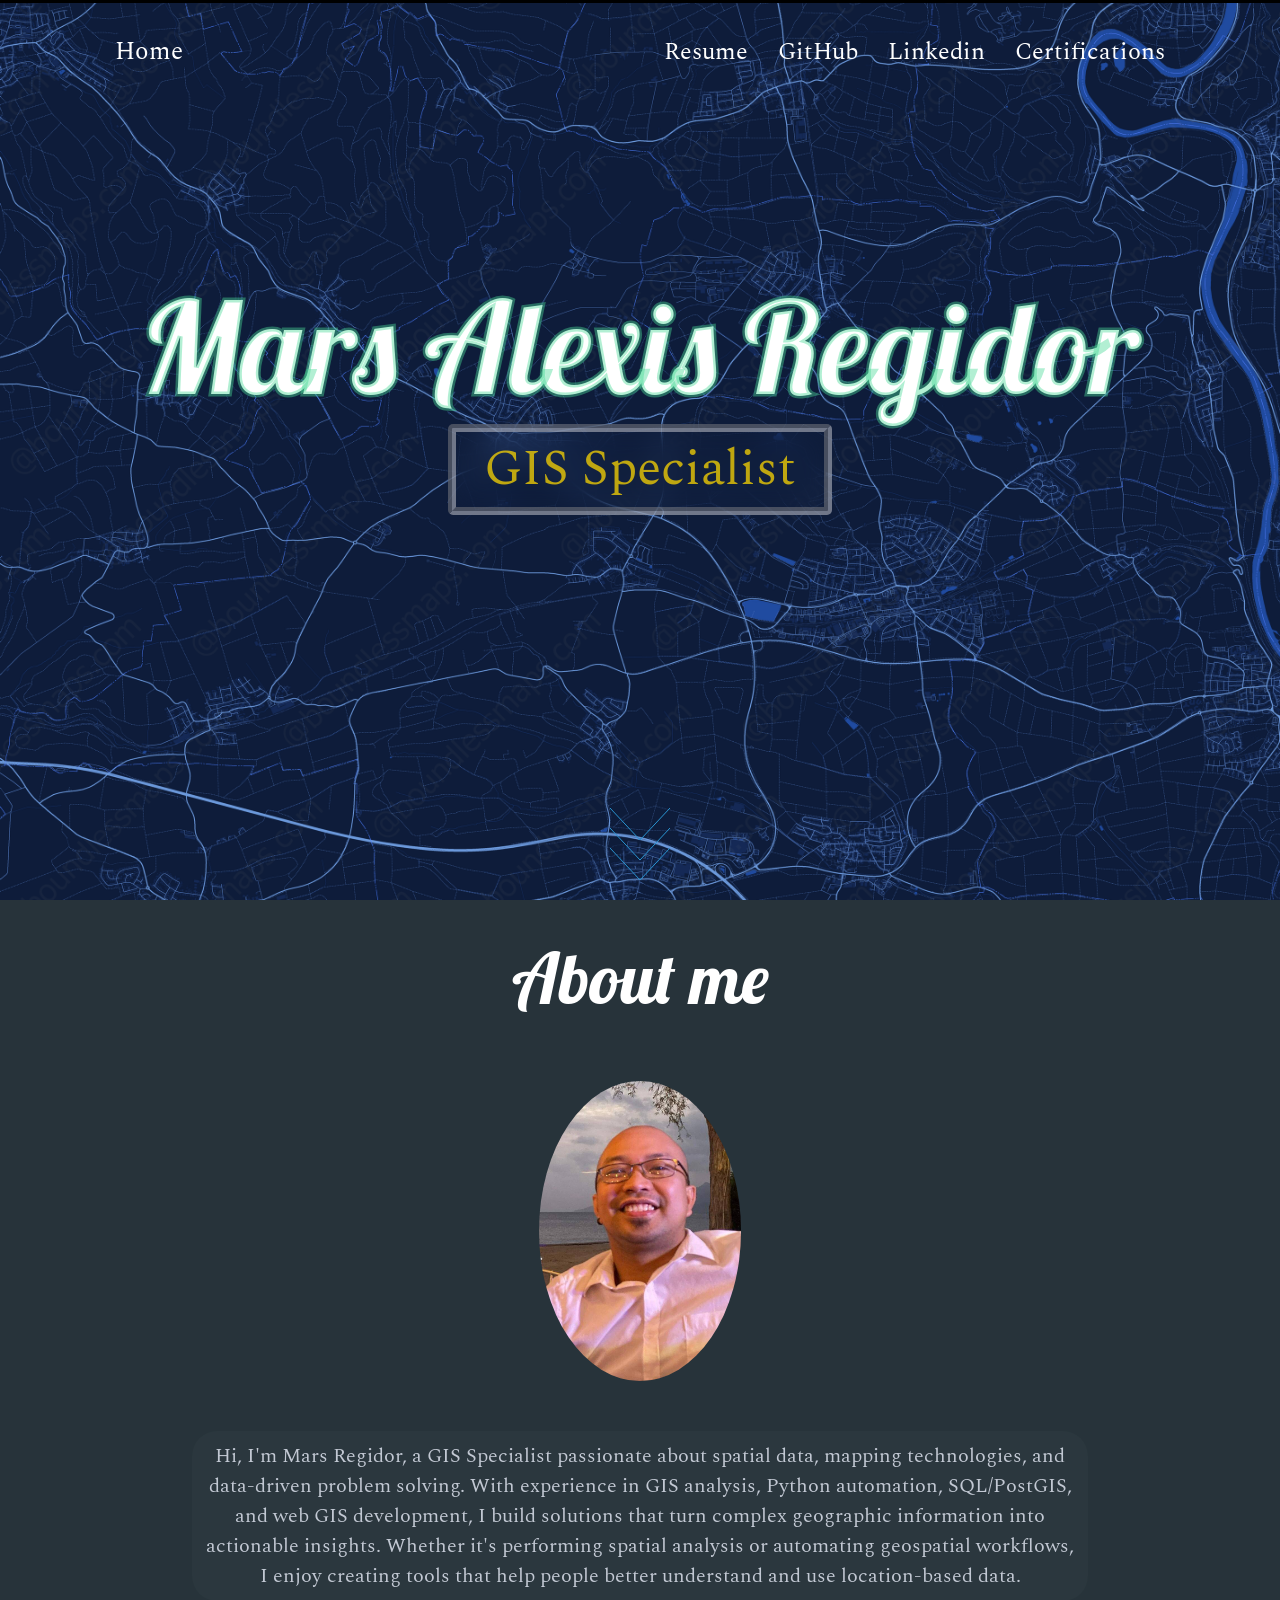
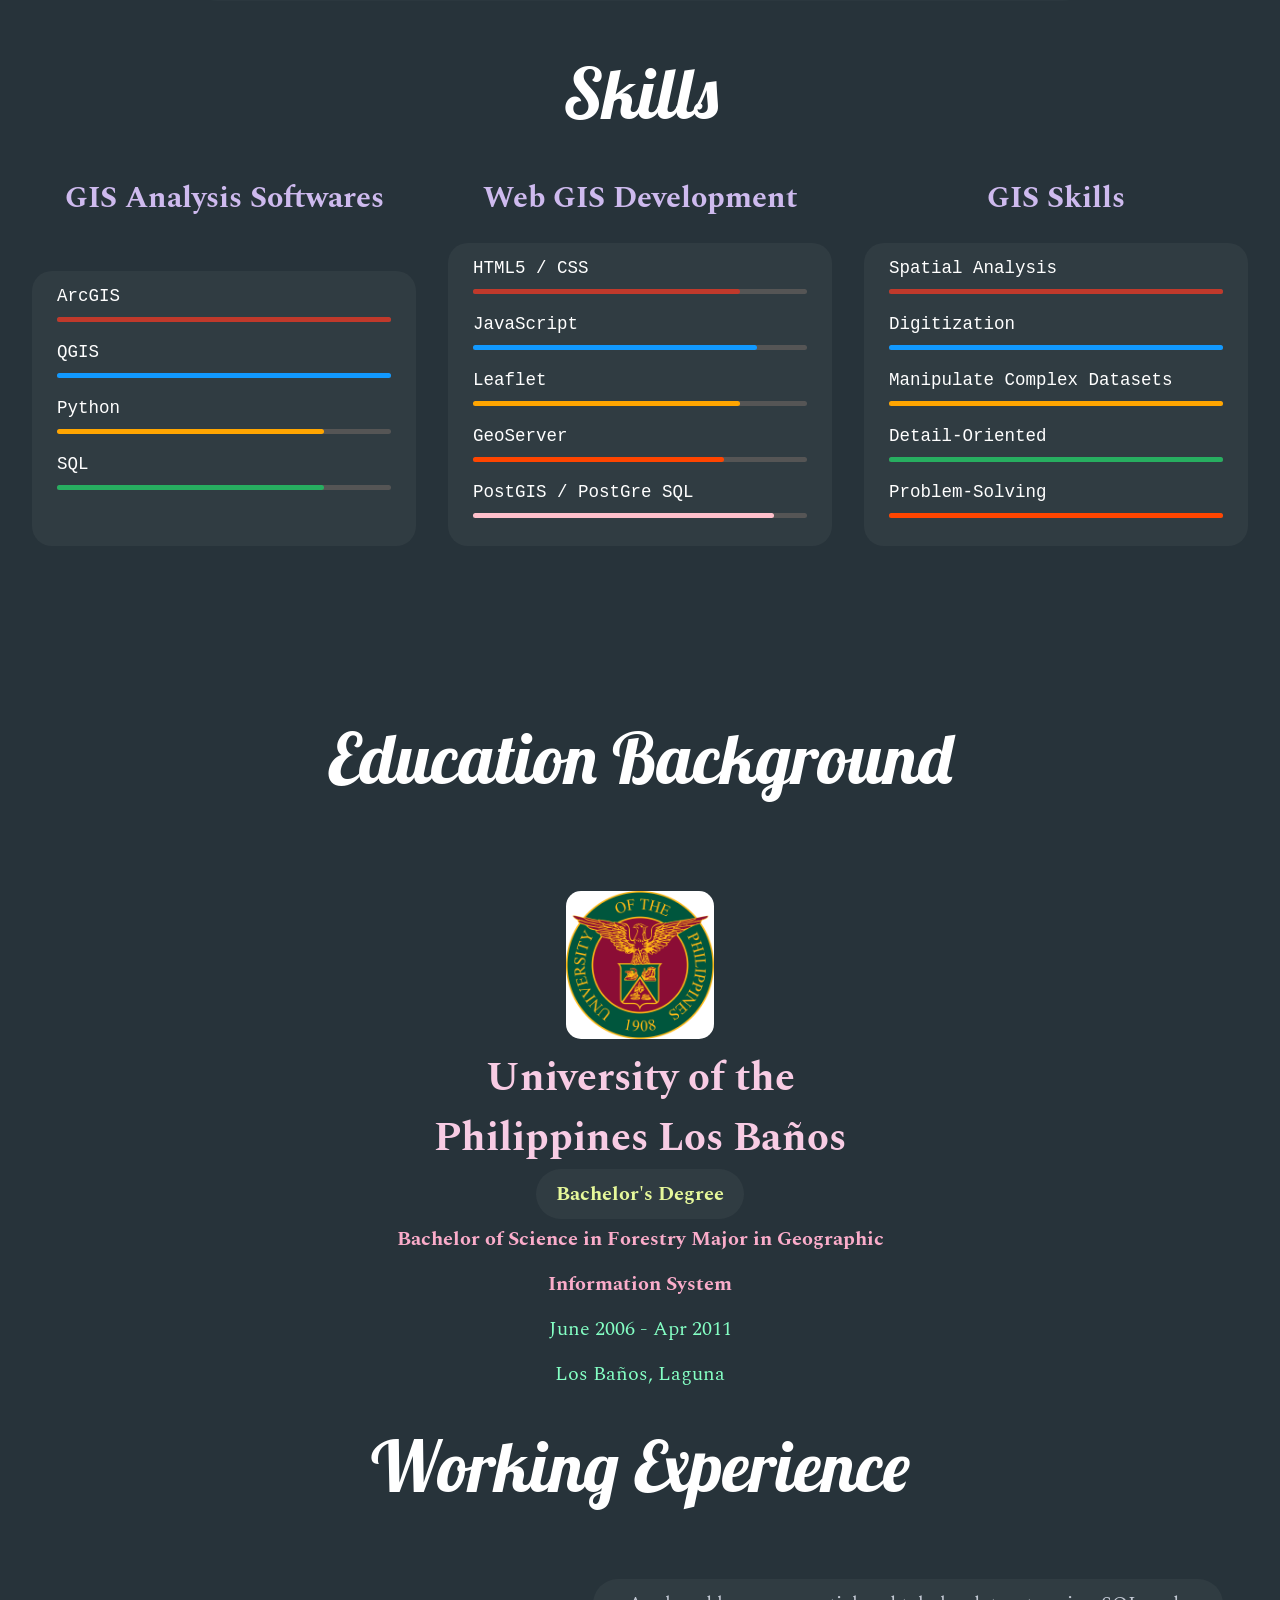
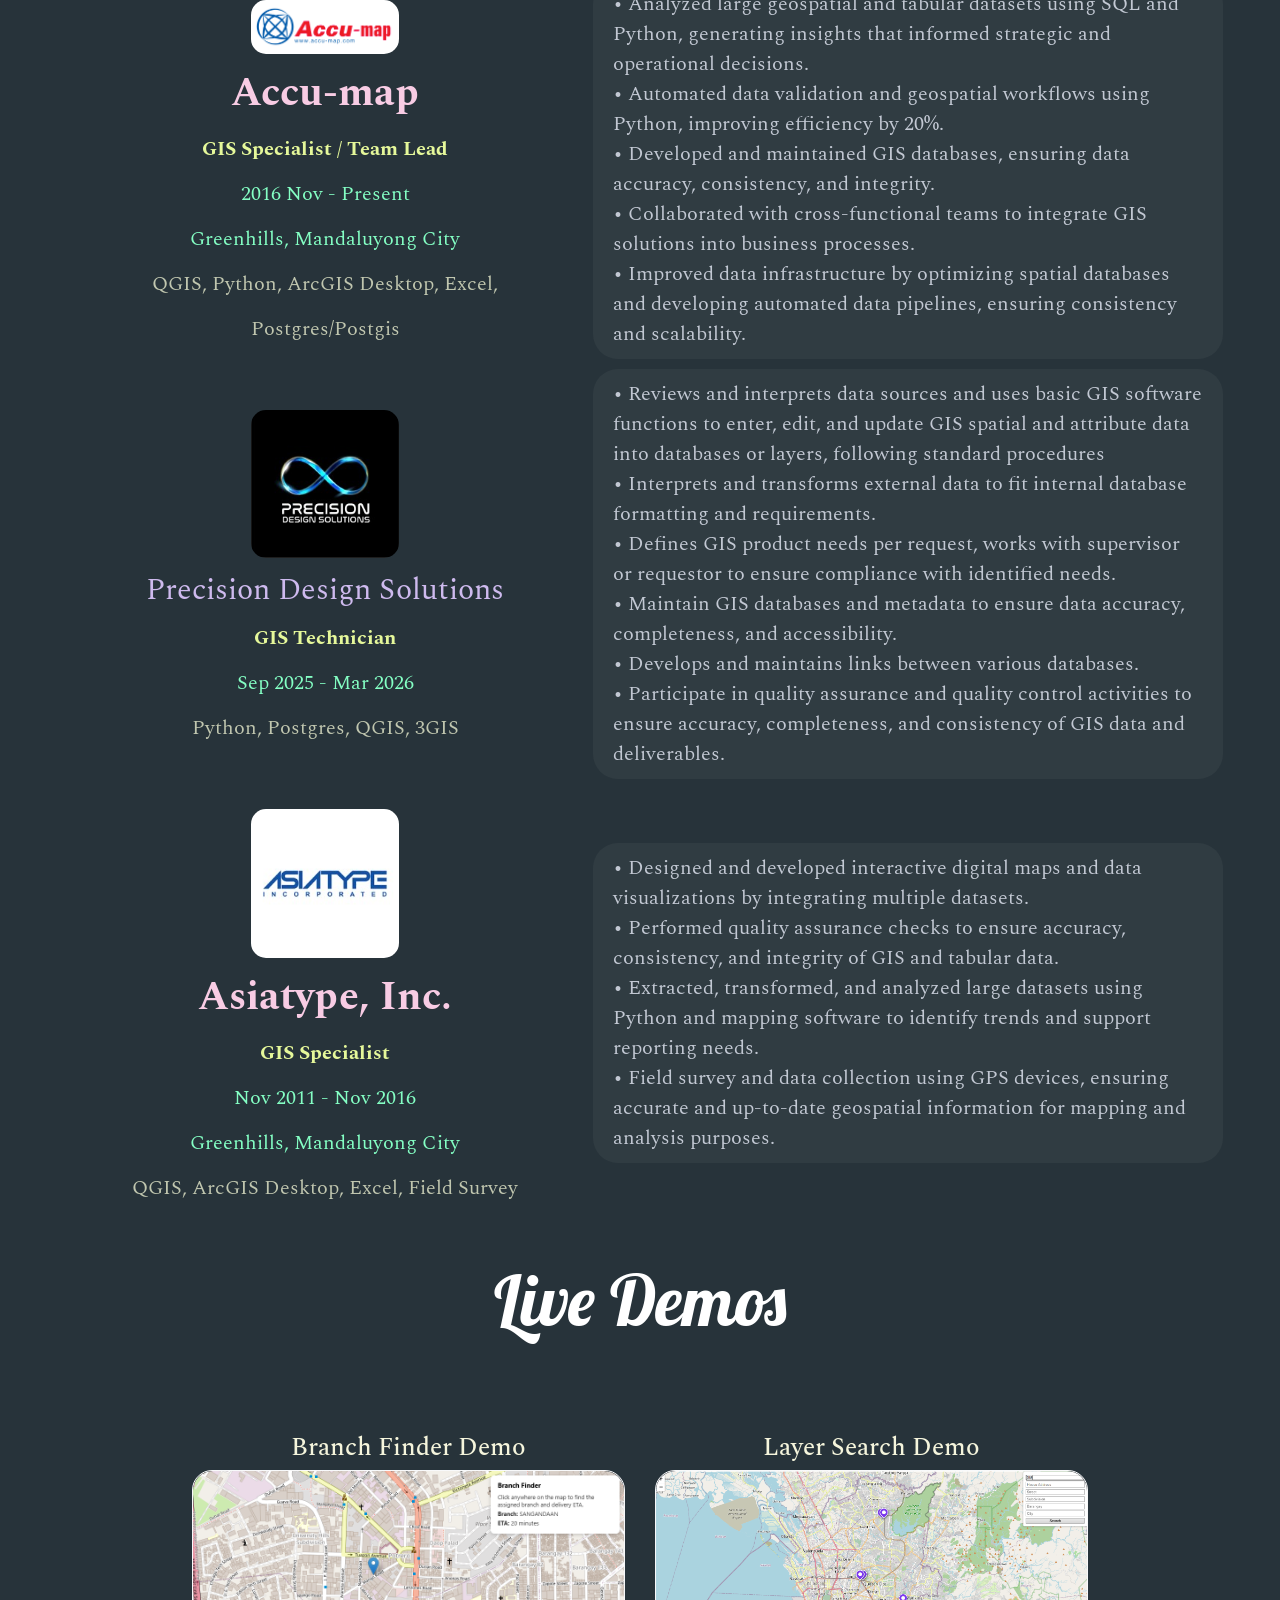
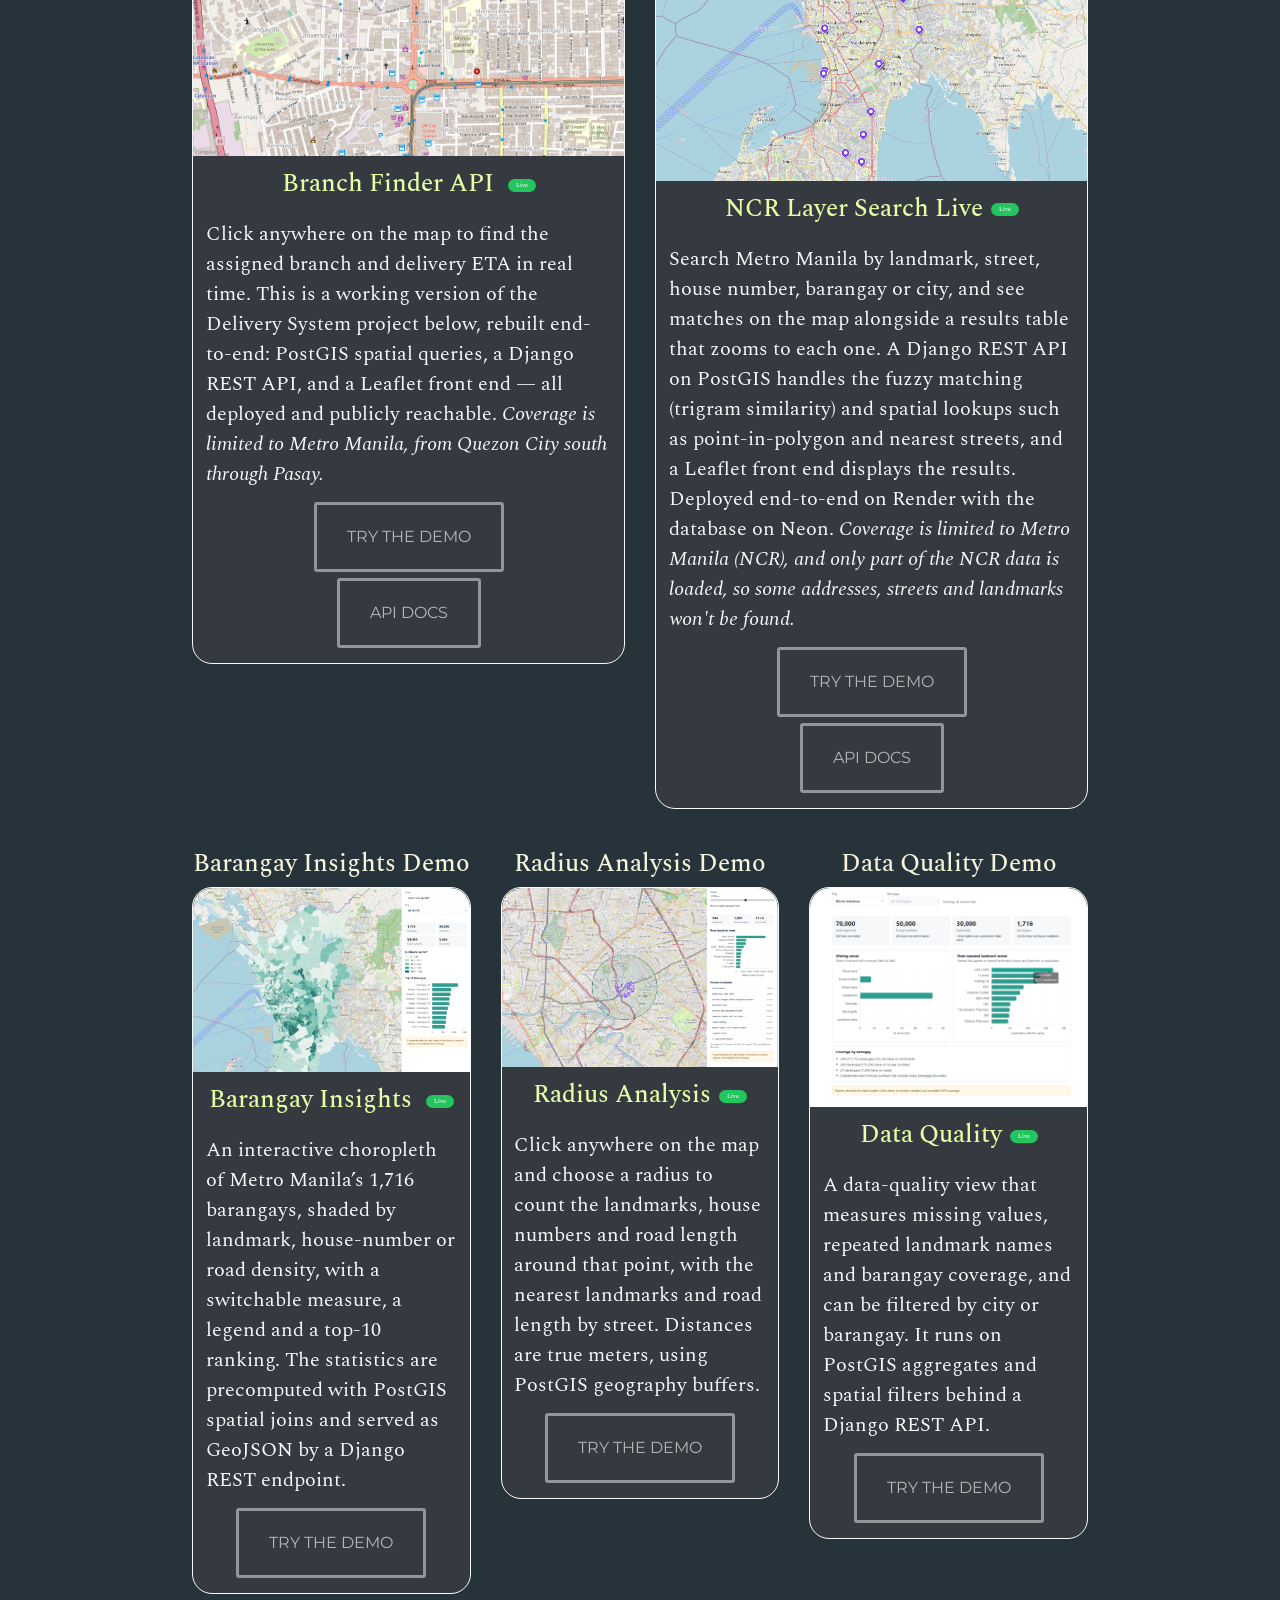
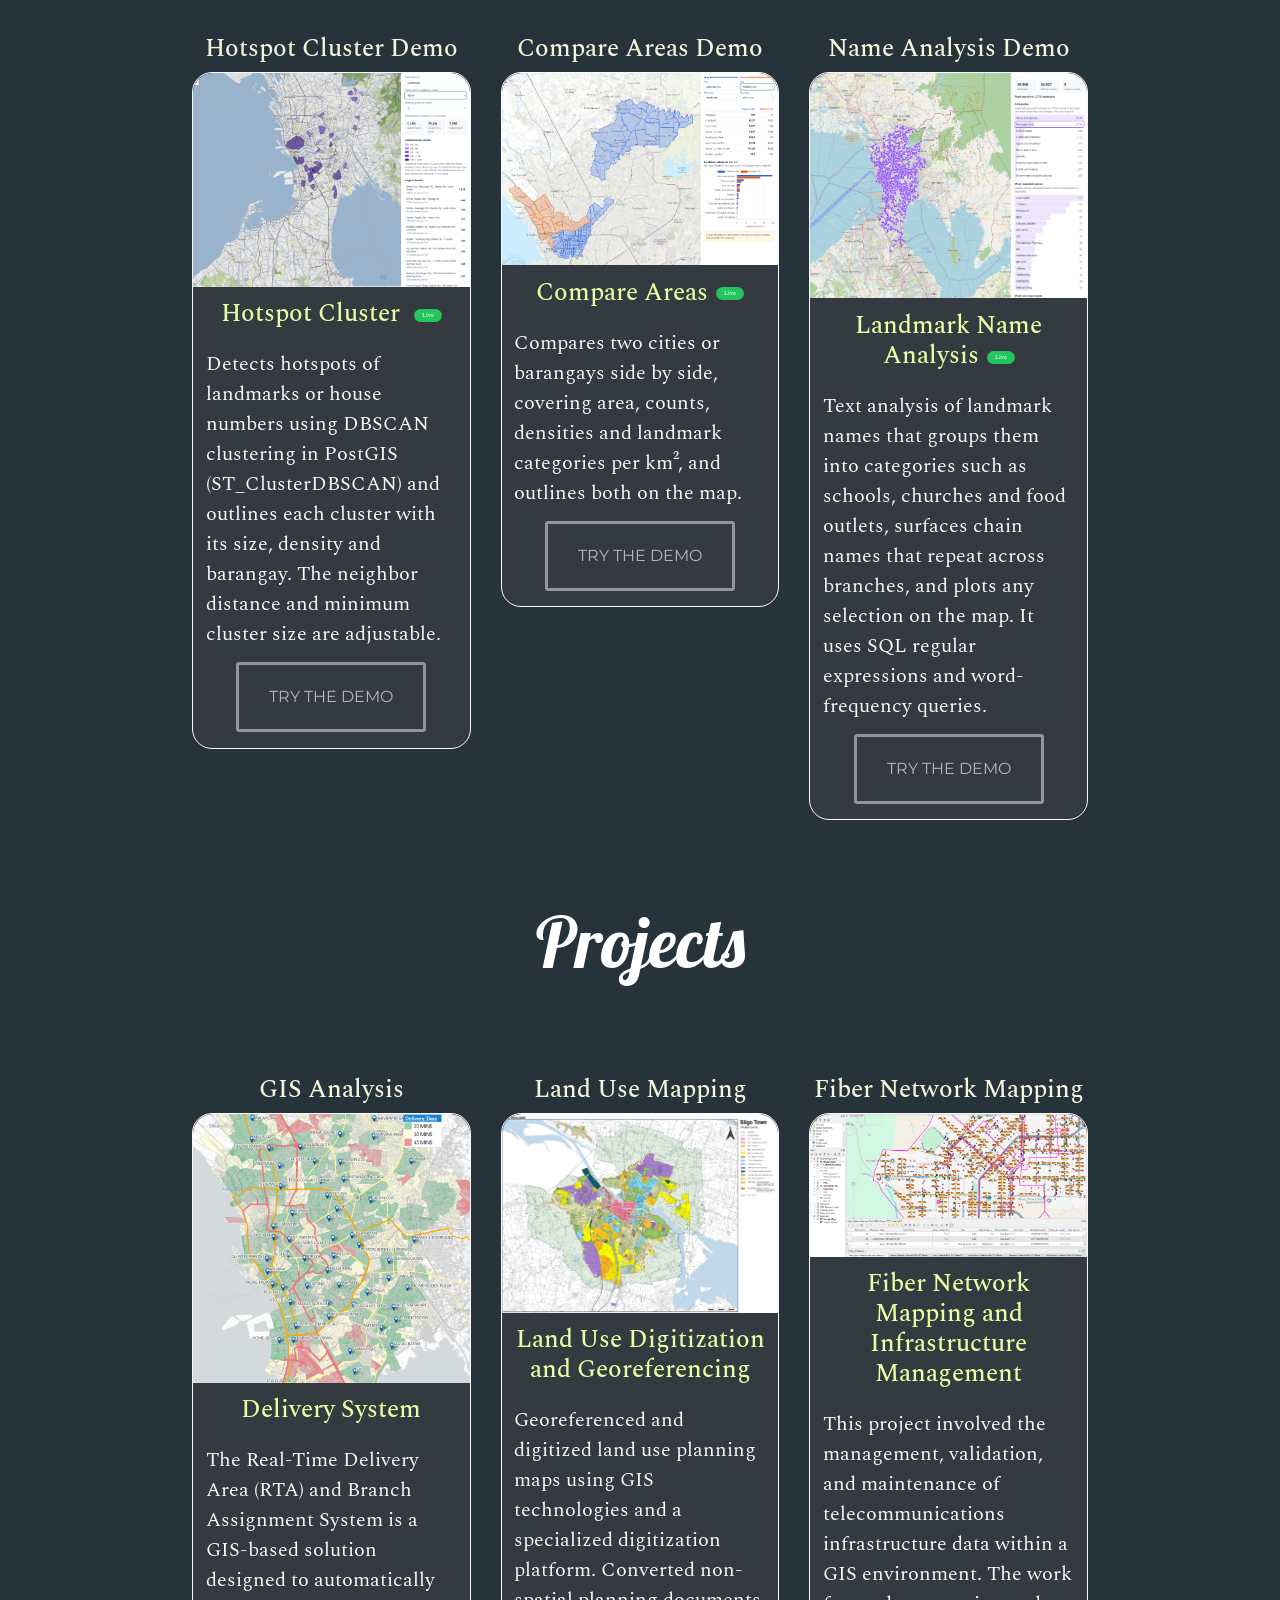
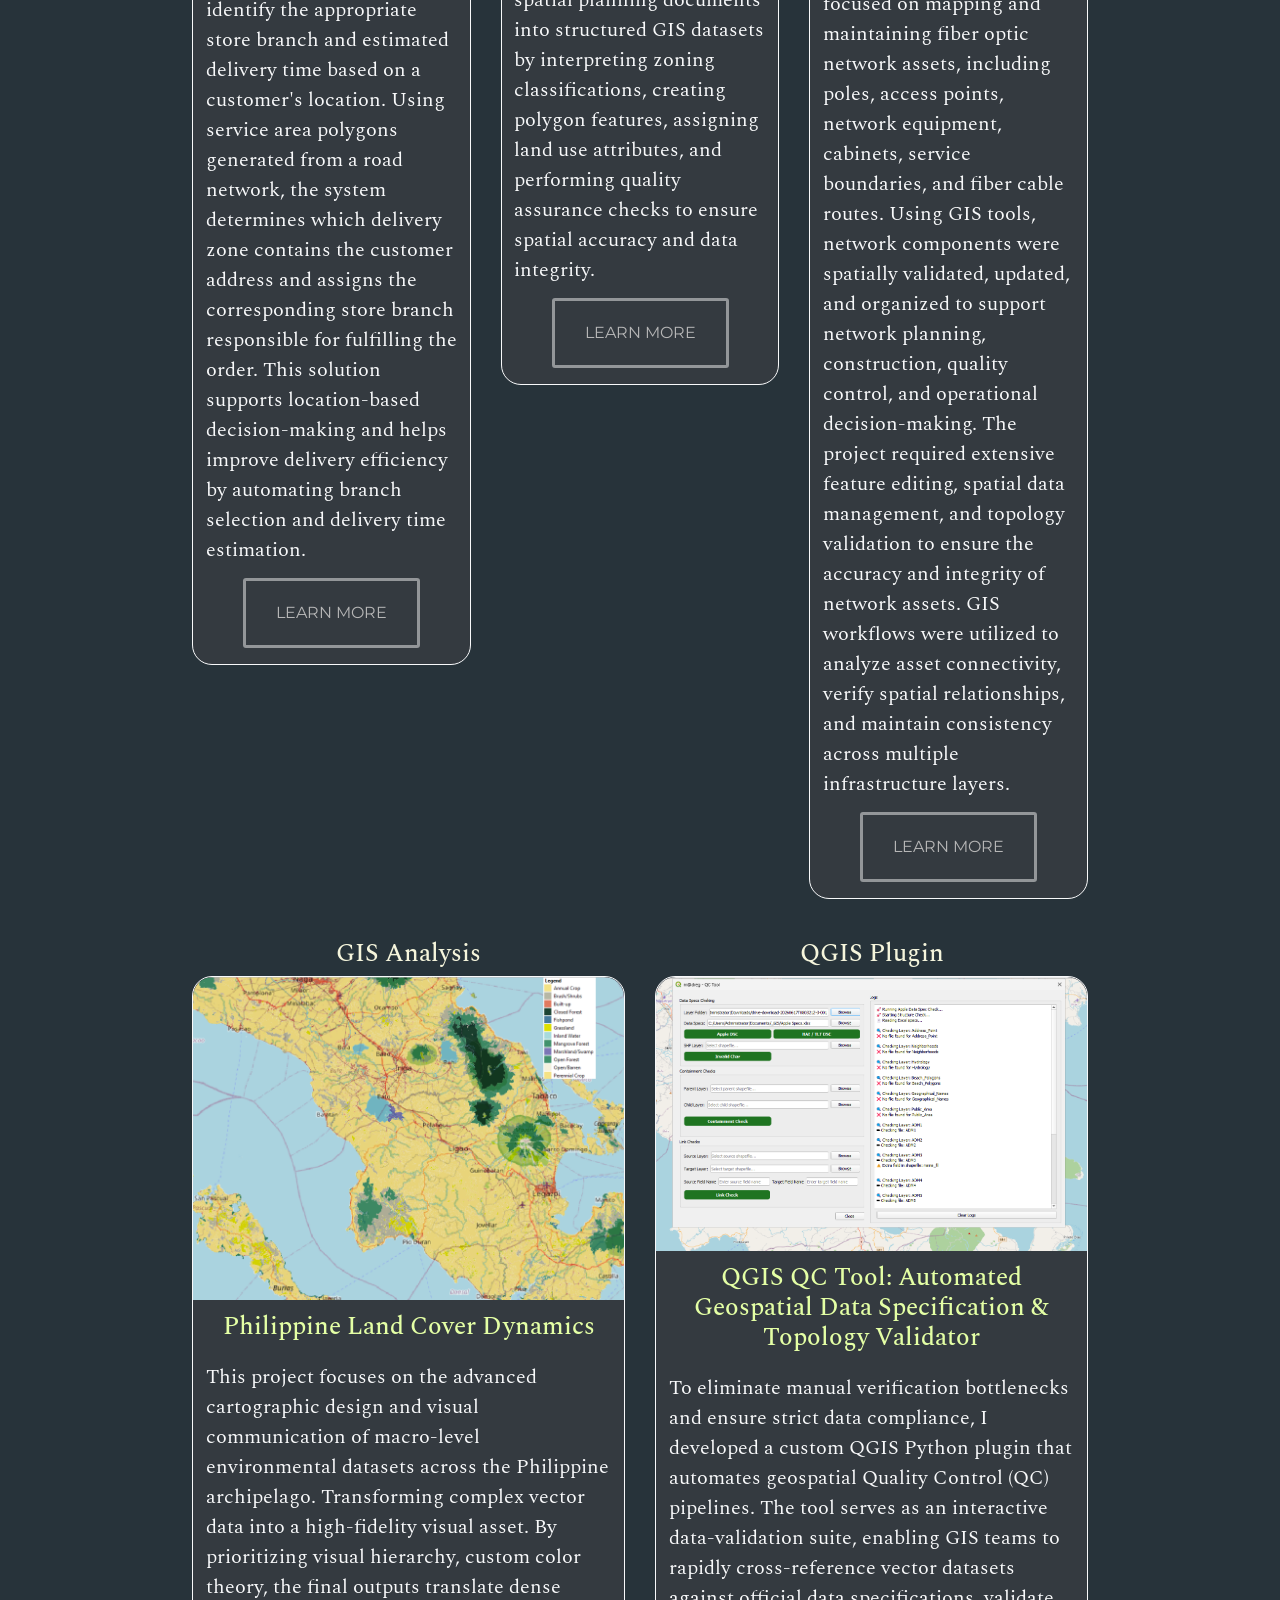
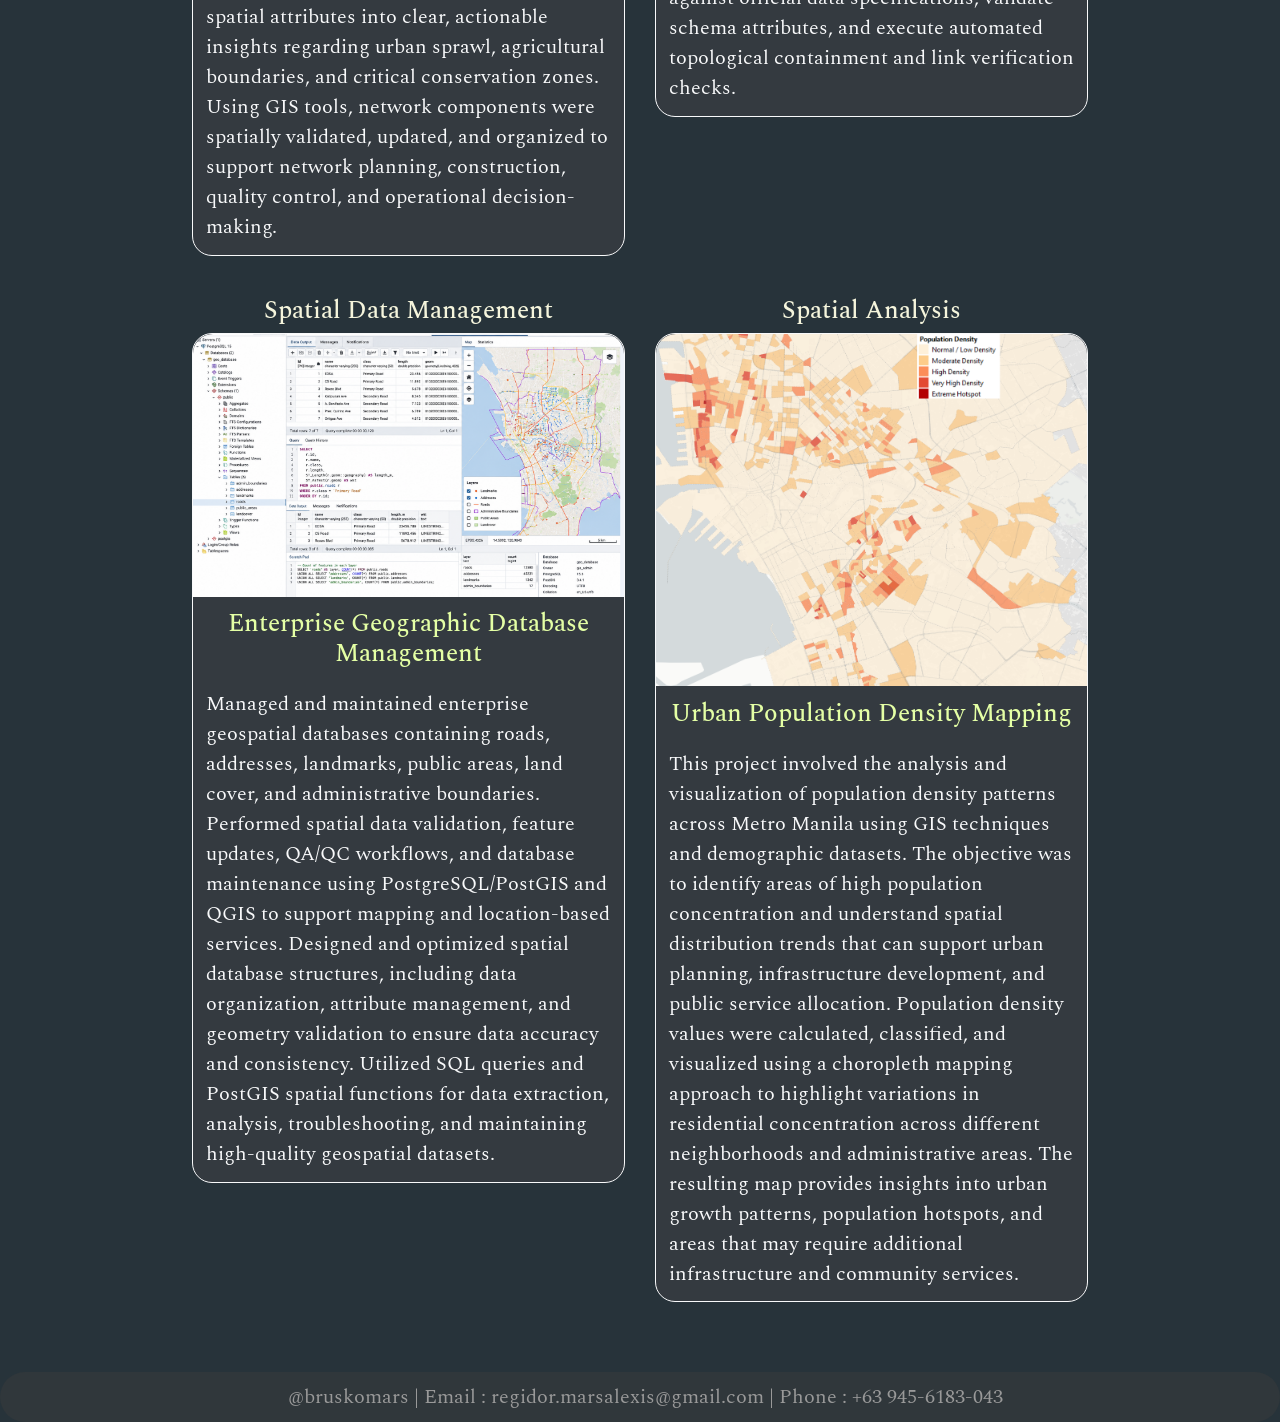
<file: index.html>
<!DOCTYPE html>
<html lang="en">
<head>
    <meta charset="UTF-8">
    <meta http-equiv="X-UA-Compatible" content="IE=edge">
    <meta name="viewport" content="width=device-width, initial-scale=1.0">
    <!-- Link to Bootstrap 4 -->
    <link rel="stylesheet" href="https://cdn.jsdelivr.net/npm/bootstrap@4.0.0/dist/css/bootstrap.min.css" integrity="sha384-Gn5384xqQ1aoWXA+058RXPxPg6fy4IWvTNh0E263XmFcJlSAwiGgFAW/dAiS6JXm" crossorigin="anonymous">
    <!-- link to style sheet -->
    <link rel="stylesheet" href="style.css">
    <link rel="stylesheet" href="skill.css">
    <link rel="stylesheet" href="learnmorebtn.css">
    <!-- GOOGLE fonts -->
    <link rel="preconnect" href="https://fonts.googleapis.com">
    <link rel="preconnect" href="https://fonts.gstatic.com" crossorigin>
    <link href="https://fonts.googleapis.com/css2?family=Lobster&display=swap" rel="stylesheet">
    <link href="https://fonts.googleapis.com/css2?family=Noto+Serif+JP&display=swap" rel="stylesheet">
    <link href="https://fonts.googleapis.com/css2?family=Spectral:wght@300&display=swap" rel="stylesheet">
    <!-- Link to Animate.css -->
    <link rel="stylesheet" href="https://cdnjs.cloudflare.com/ajax/libs/animate.css/4.1.1/animate.min.css"
/>
    <title>Mars Alexis Regidor GIS Portfolio</title>
</head>
<body>
    <nav class="nav">
        <div class="container">
            <div class="logo">
                <a href="#">Home</a>
            </div>
            <div id="mainListDiv" class="main_list">
                <ul class="navlinks">
                    <!-- <li><a href="#">Gallery</a></li> -->
                    <li><a href="projects/files/mycv2026.pdf">Resume</a></li>
                    <li><a href="https://github.com/bruskomars?tab=repositories">GitHub</a></li>
                    <li><a href="https://www.linkedin.com/in/marsregidor/">Linkedin</a></li>
                    <li><a href="certifications.html">Certifications</a></li>
                </ul>
            </div>
            <span class="navTrigger">
                <i></i>
                <i></i>
                <i></i>
            </span>
        </div>
    </nav>
    <div class="header">
        <div class="progress-container">
          <div class="progress-bar" id="myBar"></div>
        </div>
      </div>
    <section class="home">
        <div class="name">
			<h1 class="box">
				Mars Alexis Regidor
            </h1>
            <p class="box2">GIS Specialist</p>
            <svg class="arrows">
                <path class="a1" d="M0 0 L30 32 L60 0"></path>
                <path class="a2" d="M0 20 L30 52 L60 20"></path>
                <path class="a3" d="M0 40 L30 72 L60 40"></path>
            </svg>
         </div>
         
    </section>
    
    <div>
				<p class="myP">
				About me
			</p>
    </div>
    <div class="photoback">
        <img class="photo" src="images/portfolio.jpg">
    </div>
    <div>
        <p class="aboutMe">
            Hi, I'm Mars Regidor, a GIS Specialist passionate about spatial data, mapping technologies, and data-driven problem solving. With experience in GIS analysis, Python automation, SQL/PostGIS, and web GIS development, I build solutions that turn complex geographic information into actionable insights. Whether it's performing spatial analysis or automating geospatial workflows, I enjoy creating tools that help people better understand and use location-based data.
            </p>
    </div>

<!-- SKILLS -->

<div>
    <p class="myP myP2">
    Skills
</p>
</div>
<div class="skill_col">
<div class="skill_col_1">
    <p class="coll">GIS Analysis Softwares</p>
    <ul class="skills-bar-container">
        <li>
        <div class="progressbar-title">
            <h3>ArcGIS</h3>
            <!-- <span class="percent" id="arcgis-pourcent"></span> -->
        </div>
        <div class="bar-container">
            <span class="progressbar progressred" id="progress-arcgis"></span>
        </div>
        </li>
        <li>
        <div class="progressbar-title">
            <h3>QGIS</h3>
            <!-- <span class="percent" id="qgis-pourcent"></span> -->
        </div>
        <div class="bar-container">
            <span class="progressbar progressblue" id="progress-qgis"></span>
        </div>
        </li>
        
        <!--
        <li>
        <div class="progressbar-title">
            <h3>R</h3>
             <span class="percent" id="R-pourcent"></span> 
        </div>
        <div class="bar-container">
            <span class="progressbar progresspurple" id="progress-R"></span>
        </div>
        </li>
        -->
        
        <li>
        <div class="progressbar-title">
            <h3>Python</h3>
            <!-- <span class="percent" id="python-pourcent"></span> -->
        </div>
        <div class="bar-container">
            <span class="progressbar progressorange" id="progress-python"></span>
        </div>
        </li>
        <li>
            <div class="progressbar-title">
                <h3>SQL</h3>
                <!-- <span class="percent" id="SQL-pourcent"></span> -->
            </div>
            <div class="bar-container">
                <span class="progressbar progressgreen" id="progress-SQL"></span>
            </div>
            </li>
    </ul>
    </div>
    <div class="skill_col_2">
        <p class="coll">Web GIS Development</p>
        <ul class="skills-bar-container">
        <li>
        <div class="progressbar-title">
            <h3>HTML5 / CSS</h3>
            <!-- <span class="percent" id="html-pourcent"></span> -->
        </div>
        <div class="bar-container">
            <span class="progressbar progressred" id="progress-html"></span>
        </div>
        </li>
        <li>
        <div class="progressbar-title">
            <h3>JavaScript</h3>
            <!-- <span class="percent" id="javascript-pourcent"></span> -->
        </div>
        <div class="bar-container">
            <span class="progressbar progressblue" id="progress-javascript"></span>
        </div>
        </li>
        
        <!--
        <li>
        <div class="progressbar-title">
            <h3>OpenLayers</h3>
             <span class="percent" id="openlayers-pourcent"></span> 
        </div>
        <div class="bar-container">
            <span class="progressbar progresspurple" id="progress-openlayers"></span>
        </div>
        </li>
        -->
        
        <li>
        <div class="progressbar-title">
            <h3>Leaflet</h3>
            <!-- <span class="percent" id="leaflet-pourcent"></span> -->
        </div>
        <div class="bar-container">
            <span class="progressbar progressorange" id="progress-leaflet"></span>
        </div>
        </li>
        
        <!--
        <li>
            <div class="progressbar-title">
                  <h3>Mapbox</h3>
                  <span class="percent" id="mapbox-pourcent"></span> 
              </div>
             <div class="bar-container">
                   <span class="progressbar progressgreen" id="progress-mapbox"></span>
             </div>
             
        <li>
        -->
        
        <li>
        <div class="progressbar-title">
            <h3>GeoServer</h3>
            <!-- <span class="percent" id="geoserver-pourcent"></span> -->
        </div>
        <div class="bar-container">
            <span class="progressbar progressorangered" id="progress-geoserver"></span>
        </div>
        </li>

        <li>
            <div class="progressbar-title">
                <h3>PostGIS / PostGre SQL</h3>
                <!-- <span class="percent" id="postgis-pourcent"></span> -->
            </div>
            <div class="bar-container">
                <span class="progressbar progresspink" id="progress-postgis"></span>
            </div>
            </li>

       
        
    </ul>



</div>
<div class="skill_col_3">
    <p class="coll">GIS Skills</p>
    <ul class="skills-bar-container">
    <li>
    <div class="progressbar-title">
        <h3>Spatial Analysis</h3>
        <!-- <span class="percent" id="creativity-pourcent"></span> -->
    </div>
    <div class="bar-container">
        <span class="progressbar progressred" id="progress-creativity"></span>
    </div>
    </li>
    <li>
    <div class="progressbar-title">
        <h3>Digitization</h3>
        <!-- <span class="percent" id="motivation-pourcent"></span> -->
    </div>
    <div class="bar-container">
        <span class="progressbar progressblue" id="progress-motivation"></span>
    </div>
    </li>
    
    <!--
    <li>
    <div class="progressbar-title">
        <h3>Vectorization</h3>
         <span class="percent" id="vector-pourcent"></span> 
    </div>
    <div class="bar-container">
        <span class="progressbar progresspurple" id="progress-vector"></span>
    </div>
    </li>
    -->
    
    <li>
    <div class="progressbar-title">
        <h3>Manipulate Complex Datasets</h3>
        <!-- <span class="percent" id="dataset-pourcent"></span> -->
    </div>
    <div class="bar-container">
        <span class="progressbar progressorange" id="progress-dataset"></span>
    </div>
    </li>
    
    <li>
    <div class="progressbar-title">
        <h3>Detail-Oriented</h3>
        <!-- <span class="percent" id="detail-pourcent"></span> -->
    </div>
    <div class="bar-container">
        <span class="progressbar progressgreen" id="progress-detail"></span>
    </div>
    </li>
    <li>
        <div class="progressbar-title">
            <h3>Problem-Solving</h3>
            <!-- <span class="percent" id="problem-pourcent"></span> -->
        </div>
        <div class="bar-container">
            <span class="progressbar progressorangered" id="progress-problem"></span>
        </div>
        </li>
</ul>
</div>
</div>
<!-- SKILLS END-->

<!-- Education -->
<div>
    <p class="myP myP3">
    Education Background
    </p>
</div>

<div class="experiencecol">
    <div class="exp eduexp">
        <p class=" expbox "><a href="https://uplb.edu.ph">
            <img class="company_logo" title="The official site of UPLB" src="images/uplb.png" alt="Logo UPLB""></a><br>
            <span class="exptitle schoolname" >University of the Philippines Los Baños </span><span class="expnote"><br> 
                <span style="font-weight: bold;color:rgba(234, 252, 156, 0.979); background-color:rgba(73, 84, 90, 0.274) ;text-align: center;border-radius: 25px;padding:10px 20px" class="deg">Bachelor's Degree</span><br>
                <strong style="color:rgba(255, 174, 205, 0.979);">Bachelor of Science in Forestry Major in Geographic Information System</strong><br>  
                June 2006 - Apr 2011<br>
                Los Baños, Laguna</span><br></p>
        
    </div>

    </div>
</div>
<!-- Education END -->
<!--Experience -->
<div>
    <p class="myP myP3">
    Working Experience
    </p>
</div>

<div class="experiencecol">
    <div class="exp">
        <p class="expbox"><a href="https://accu-map.com">
            <img class="company_logo" title="The official site of Accu-map" src="images/accumap.png" alt="Company logo of Accu-map"></a><br>
            <span class="exptitle">Accu-map </span><span class="expnote"><br> 
                <strong style="color:rgba(234, 252, 156, 0.979)">GIS Specialist / Team Lead</strong><br> 
                2016 Nov - Present<br>
                Greenhills, Mandaluyong City</span><br>
        <span class="expskill">QGIS, Python, ArcGIS Desktop, Excel, Postgres/Postgis</span>
        
        <p class="expdes"> • Analyzed large geospatial and tabular datasets using SQL and Python, generating 
            insights that informed strategic and operational decisions.
            <br>• Automated data validation and geospatial workflows using Python, improving efficiency by 20%.
            <br>• Developed and maintained GIS databases, ensuring data accuracy, consistency, and integrity.
            <br>• Collaborated with cross-functional teams to integrate GIS solutions into business processes.
            <br>• Improved data infrastructure by optimizing spatial databases and developing automated data pipelines, ensuring consistency and scalability.
            </p>
    </div>

    <div class="exp">
        <p class="expbox"><a href="https://precision-design-solutions.com">
            <img class="company_logo" title="Official website of Precision Design Solutions" src="images/pds.jpg" alt="Company logo of precision design solutions"></a><br>
            <span class="exptitle title3"></span>Precision Design Solutions </span><span class="expnote"><br> 
                <strong style="color:rgba(234, 252, 156, 0.979)">GIS Technician</strong><br>  
                Sep 2025 - Mar 2026<br>
        <span class="expskill">Python, Postgres, QGIS, 3GIS</span>
        
        <p class="expdes">• Reviews and interprets data sources and uses basic GIS software functions to
            enter, edit, and update GIS spatial and attribute data into databases or layers,
            following standard procedures
            <br>• Interprets and transforms external data to fit internal database formatting and requirements.
            <br>• Defines GIS product needs per request, works with supervisor or requestor to ensure compliance with identified needs.
            <br>• Maintain GIS databases and metadata to ensure data accuracy, completeness, and accessibility.
            <br>• Develops and maintains links between various databases.
            <br>• Participate in quality assurance and quality control activities to ensure accuracy, completeness, and consistency of GIS data and deliverables.
            </p>
        </div>
    </div>

    <div class="exp">
        <p class="expbox"><a href="">
            <img class="company_logo" title="" src="images/asiatype.jpg" alt="Company logo of Asiatype, Inc."></a><br>
            <span class="exptitle">Asiatype, Inc. </span><span class="expnote"><br> 
                <strong style="color:rgba(234, 252, 156, 0.979)">GIS Specialist</strong><br>  
                Nov 2011 - Nov 2016<br>
                Greenhills, Mandaluyong City</span><br>
        <span class="expskill">QGIS, ArcGIS Desktop, Excel, Field Survey</span>
        
        <p class="expdes">• Designed and developed interactive digital maps and data visualizations by integrating multiple datasets.
            <br>• Performed quality assurance checks to ensure accuracy, consistency, and integrity of GIS and tabular data.
            <br>• Extracted, transformed, and analyzed large datasets using Python and mapping software to identify trends and support reporting needs. 
            <br>• Field survey and data collection using GPS devices, ensuring accurate and up-to-date geospatial information for mapping and analysis purposes.
            </p>
        </div>
    </div>
    
</div>
<!--Experience END-->

<!-- LIVE DEMOS -->
<div>
    <p class="myP myP4">
    Live Demos
    </p>
</div>
<div class="projectgrid">
<div class="row row-cols-2 row-cols-md-5 g-4">

    <div class="col">
        <h5 class="card-title" style="color:beige;font-size:2.5rem">Branch Finder Demo <br> </h5>
        <div class="card border-light text-light bg-dark">
          <img src="images/branch-finder-preview.PNG" class="card-img-top" alt="branch_finder_preview">
          <div class="card-body">
            <h5 class="card-title">Branch Finder API <span class="badge-live">Live</span></h5>
            <p class="card-text">Click anywhere on the map to find the assigned branch and delivery ETA in real time. This is a working version of the Delivery System project below, rebuilt end-to-end: PostGIS spatial queries, a Django REST API, and a Leaflet front end — all deployed and publicly reachable. <em>Coverage is limited to Metro Manila, from Quezon City south through Pasay.</em></p>
            <div class="learnmore">
                <a href="demo/branch-finder/" target="_blank">
                <button class="shrink-border">Try the Demo</button>
            <!-- </a>
                <a href="https://github.com/bruskomars/bruskomars.github.io/tree/main/branch-finder-api" target="_blank">
                <button class="shrink-border">View Code</button>
            </a> -->
                <a href="https://branch-finder-api-bf4d.onrender.com/api/docs/" target="_blank">
                <button class="shrink-border">API Docs</button>
            </a>
            </div>
          </div>
        </div>
    </div>

     <div class="col">
        <h5 class="card-title" style="color:beige;font-size:2.5rem">Layer Search Demo</h5>
        <div class="card border-light text-light bg-dark">
          <img src="images/address-search-preview.png" class="card-img-top" alt="address_search_preview">
          <div class="card-body">
            <h5 class="card-title">NCR Layer Search Live<span class="badge-live">Live</span></h5>
            <p class="card-text">Search Metro Manila by landmark, street, house number, barangay or city, and see matches on the map alongside a results table that zooms to each one. A Django REST API on PostGIS handles the fuzzy matching (trigram similarity) and spatial lookups such as point-in-polygon and nearest streets, and a Leaflet front end displays the results. Deployed end-to-end on Render with the database on Neon. <em>Coverage is limited to Metro Manila (NCR), and only part of the NCR data is loaded, so some addresses, streets and landmarks won't be found.</em></p>
            <div class="learnmore">
                <a href="https://geodjango-leaflet-search.onrender.com/maps/" target="_blank" rel="noopener">
                    <button class="shrink-border">Try the Demo</button>
                </a>
                <a href="https://geodjango-leaflet-search.onrender.com/api/docs/" target="_blank" rel="noopener">
                    <button class="shrink-border">API Docs</button>
                </a>
            </div>
          </div>
        </div>
    </div>

    

</div>
<!-- data analysis -->
<div class="row row-cols-2 row-cols-md-5 g-4">

    <div class="col">
        <h5 class="card-title" style="color:beige;font-size:2.5rem">Barangay Insights Demo <br> </h5>
        <div class="card border-light text-light bg-dark">
          <img src="images/bgy_insights.png" class="card-img-top" alt="barangay_insights_preview">
          <div class="card-body">
            <h5 class="card-title">Barangay Insights <span class="badge-live">Live</span></h5>
            <p class="card-text">An interactive choropleth of Metro Manila’s 1,716 barangays, shaded by landmark, house-number or road density, with a switchable measure, a legend and a top-10 ranking. The statistics are precomputed with PostGIS spatial joins and served as GeoJSON by a Django REST endpoint.</em></p>
            <div class="learnmore">
                <a href="https://geodjango-leaflet-search.onrender.com/maps/insights/" target="_blank">
                <button class="shrink-border">Try the Demo</button>
            <!-- </a>
                <a href="https://github.com/bruskomars/bruskomars.github.io/tree/main/branch-finder-api" target="_blank">
                <button class="shrink-border">View Code</button>
            </a> -->
                <a href="https://branch-finder-api-bf4d.onrender.com/api/docs/" target="_blank">
        
            </a>
            </div>
          </div>
        </div>
    </div>

    <div class="col">
        <h5 class="card-title" style="color:beige;font-size:2.5rem">Radius Analysis Demo</h5>
        <div class="card border-light text-light bg-dark">
          <img src="images/radius.png" class="card-img-top" alt="radius_analysis_preview">
          <div class="card-body">
            <h5 class="card-title">Radius Analysis<span class="badge-live">Live</span></h5>
            <p class="card-text">Click anywhere on the map and choose a radius to count the landmarks, house numbers and road length around that point, with the nearest landmarks and road length by street. Distances are true meters, using PostGIS geography buffers.</em></p>
            <div class="learnmore">
                <a href="https://geodjango-leaflet-search.onrender.com/maps/radius/" target="_blank" rel="noopener">
                    <button class="shrink-border">Try the Demo</button>
                </a>

                </a>
            </div>
          </div>
        </div>
    </div>

     <div class="col">
        <h5 class="card-title" style="color:beige;font-size:2.5rem">Data Quality Demo</h5>
        <div class="card border-light text-light bg-dark">
          <img src="images/data_quality.png" class="card-img-top" alt="data_quality_preview">
          <div class="card-body">
            <h5 class="card-title">Data Quality<span class="badge-live">Live</span></h5>
            <p class="card-text">A data-quality view that measures missing values, repeated landmark names and barangay coverage, and can be filtered by city or barangay. It runs on PostGIS aggregates and spatial filters behind a Django REST API.</em></p>
            <div class="learnmore">
                <a href="https://geodjango-leaflet-search.onrender.com/maps/quality/" target="_blank" rel="noopener">
                    <button class="shrink-border">Try the Demo</button>
                </a>

                </a>
            </div>
          </div>
        </div>
    </div>

    

</div>

<!-- p2 -->
<div class="row row-cols-2 row-cols-md-5 g-4">

    <div class="col">
        <h5 class="card-title" style="color:beige;font-size:2.5rem">Hotspot Cluster Demo <br> </h5>
        <div class="card border-light text-light bg-dark">
          <img src="images/hotspot.png" class="card-img-top" alt="hotspot_cluster_preview">
          <div class="card-body">
            <h5 class="card-title">Hotspot Cluster <span class="badge-live">Live</span></h5>
            <p class="card-text">Detects hotspots of landmarks or house numbers using DBSCAN clustering in PostGIS (ST_ClusterDBSCAN) and outlines each cluster with its size, density and barangay. The neighbor distance and minimum cluster size are adjustable.</em></p>
            <div class="learnmore">
                <a href="https://geodjango-leaflet-search.onrender.com/maps/clusters/" target="_blank">
                <button class="shrink-border">Try the Demo</button>
            <!-- </a>
                <a href="https://github.com/bruskomars/bruskomars.github.io/tree/main/branch-finder-api" target="_blank">
                <button class="shrink-border">View Code</button>
            </a> -->
            </a>
            </div>
          </div>
        </div>
    </div>


    <div class="col">
        <h5 class="card-title" style="color:beige;font-size:2.5rem">Compare Areas Demo</h5>
        <div class="card border-light text-light bg-dark">
          <img src="images/comparison.png" class="card-img-top" alt="compare_areas_preview">
          <div class="card-body">
            <h5 class="card-title">Compare Areas<span class="badge-live">Live</span></h5>
            <p class="card-text">Compares two cities or barangays side by side, covering area, counts, densities and landmark categories per km², and outlines both on the map.</em></p>
            <div class="learnmore">
                <a href="https://geodjango-leaflet-search.onrender.com/maps/compare/" target="_blank" rel="noopener">
                    <button class="shrink-border">Try the Demo</button>
                </a>

                </a>
            </div>
          </div>
        </div>
    </div>

     <div class="col">
        <h5 class="card-title" style="color:beige;font-size:2.5rem">Name Analysis Demo</h5>
        <div class="card border-light text-light bg-dark">
          <img src="images/landmark.png" class="card-img-top" alt="landmark_analysis_preview">
          <div class="card-body">
            <h5 class="card-title">Landmark Name Analysis<span class="badge-live">Live</span></h5>
            <p class="card-text">Text analysis of landmark names that groups them into categories such as schools, churches and food outlets, surfaces chain names that repeat across branches, and plots any selection on the map. It uses SQL regular expressions and word-frequency queries.</em></p>
            <div class="learnmore">
                <a href="https://geodjango-leaflet-search.onrender.com/maps/names/" target="_blank" rel="noopener">
                    <button class="shrink-border">Try the Demo</button>
                </a>

                </a>
            </div>
          </div>
        </div>
    </div>

</div>

 
</div>
<!-- LIVE DEMOS END -->

<!-- Projects -->

<div>
    <p class="myP myP4">
    Projects
    </p>
    
</div>
<div class="projectgrid">
<div class="row row-cols-2 row-cols-md-5 g-4">

    <div class="col">
        <h5 class="card-title" style="color:beige;font-size:2.5rem">GIS Analysis <br> </h5>
        <!-- <h5 class="card-title" style="color:aqua;font-size:2rem">Sep 2022 - Apr 2023 <br> </h5> -->
        <div class="card border-light text-light bg-dark">
          <img src="images/project1-rta1.png" class="card-img-top" alt="project1_pic">
          <div class="card-body">
            <h5 class="card-title">Delivery System</h5>
            <p class="card-text">The Real-Time Delivery Area (RTA) and Branch Assignment System is a GIS-based solution designed to automatically identify the appropriate store branch and estimated delivery time based on a customer's location.
Using service area polygons generated from a road network, the system determines which delivery zone contains the customer address and assigns the corresponding store branch responsible for fulfilling the order.
This solution supports location-based decision-making and helps improve delivery efficiency by automating branch selection and delivery time estimation.</p>
            <div class="learnmore">
                <a href="projects/project1.html">
                <button class="shrink-border">Learn More</button>
            </a>
            </div>
          </div>
        </div>
    </div>

    <div class="col">
        <h5 class="card-title" style="color:beige;font-size:2.5rem">Land Use Mapping <br> </h5>
        <!-- <h5 class="card-title" style="color:aqua;font-size:2rem">Apr 2023 - May 2023<br> </h5> -->
        <div class="card  border-light text-light bg-dark">
          <img src="images/landuse1.PNG" class="card-img-top" alt="project2_pic">
          <div class="card-body">
            <h5 class="card-title"> Land Use Digitization and Georeferencing</h5>
            <p class="card-text">Georeferenced and digitized land use planning maps using GIS technologies and a specialized digitization platform. Converted non-spatial planning documents into structured GIS datasets by interpreting zoning classifications, creating polygon features, assigning land use attributes, and performing quality assurance checks to ensure spatial accuracy and data integrity.</p>
            <div class="learnmore">
                <a href="projects/project2.html">
                <button class="shrink-border">Learn More</button>
            </a>
            </div>
          </div>
        </div>
    </div>
        
    <div class="col">
        <h5 class="card-title" style="color:beige;font-size:2.5rem">Fiber Network Mapping <br> </h5>
        <!-- <h5 class="card-title" style="color:aqua;font-size:2rem">Apr 2023<br> </h5> -->
        <div class="card  border-light text-light bg-dark">
          <img src="images/fiber.PNG" class="card-img-top" alt="project3_pic">
          <div class="card-body">
            <h5 class="card-title">Fiber Network Mapping and Infrastructure Management</h5>
            <p class="card-text">This project involved the management, validation, and maintenance of telecommunications infrastructure data within a GIS environment. The work focused on mapping and maintaining fiber optic network assets, including poles, access points, network equipment, cabinets, service boundaries, and fiber cable routes.

Using GIS tools, network components were spatially validated, updated, and organized to support network planning, construction, quality control, and operational decision-making.

The project required extensive feature editing, spatial data management, and topology validation to ensure the accuracy and integrity of network assets. GIS workflows were utilized to analyze asset connectivity, verify spatial relationships, and maintain consistency across multiple infrastructure layers.</p>
            <div class="learnmore">
                <a href="projects/project3.html">
                <button class="shrink-border">Learn More</button>
            </a>
            </div>
          </div>
        </div>
    </div>
    <div class="w-100"></div>
    <!-- ROW 2 -->
    <div class="col">
        <h5 class="card-title" style="color:beige;font-size:2.5rem">GIS Analysis <br> </h5>
        <!-- <h5 class="card-title" style="color:aqua;font-size:2rem">Mar 2023 <br> </h5> -->
        <div class="card border-light text-light bg-dark">
          <img src="images/landcover.png" class="card-img-top" alt="project4_pic">
          <div class="card-body">
            <h5 class="card-title">Philippine Land Cover Dynamics</h5>
            <p class="card-text">This project focuses on the advanced cartographic design and visual communication of macro-level environmental datasets across the Philippine archipelago. Transforming complex vector data into a high-fidelity visual asset. By prioritizing visual hierarchy, custom color theory, the final outputs translate dense spatial attributes into clear, actionable insights regarding urban sprawl, agricultural boundaries, and critical conservation zones.

Using GIS tools, network components were spatially validated, updated, and organized to support network planning, construction, quality control, and operational decision-making.</p>
            
          </div>
        </div>
    </div>

    <div class="col">
        <h5 class="card-title" style="color:beige;font-size:2.5rem">QGIS Plugin <br> </h5>
        <!-- <h5 class="card-title" style="color:aqua;font-size:2rem">Jan 2023<br> </h5> -->
        <div class="card border-light text-light bg-dark">
          <img src="images/qc.png" class="card-img-top" alt="project2_pic">
          <div class="card-body">
            <h5 class="card-title"> QGIS QC Tool: Automated Geospatial Data Specification & Topology Validator</h5>
            <p class="card-text">
                To eliminate manual verification bottlenecks and ensure strict data compliance, I developed a custom QGIS Python plugin that automates geospatial Quality Control (QC) pipelines. The tool serves as an interactive data-validation suite, enabling GIS teams to rapidly cross-reference vector datasets against official data specifications, validate schema attributes, and execute automated topological containment and link verification checks.</p>
            
          </div>
        </div>
    </div>
    <!-- <div class="col">
        <h5 class="card-title" style="color:beige;font-size:2.5rem">Spatial Analysis <br> </h5>
        <h5 class="card-title" style="color:aqua;font-size:2rem">Feb 2023<br> </h5>
        <div class="card border-light text-light bg-dark">
          <img src="images/popdense.png" class="card-img-top" alt="project3_pic">
          <div class="card-body">
            <h5 class="card-title"> Urban Population Density Mapping</h5>
            <p class="card-text">
                This project involved the analysis and visualization of population density patterns across Metro Manila using GIS techniques and demographic datasets. The objective was to identify areas of high population concentration and understand spatial distribution trends that can support urban planning, infrastructure development, and public service allocation.
                Population density values were calculated, classified, and visualized using a choropleth mapping approach to highlight variations in residential concentration across different neighborhoods and administrative areas.
                The resulting map provides insights into urban growth patterns, population hotspots, and areas that may require additional infrastructure and community services.</p>
          </div>
        </div>
    </div> -->
      <div class="w-100"></div>

    <!-- ROW 3 -->
      <div class="col">
        <h5 class="card-title" style="color:beige;font-size:2.5rem">Spatial Data Management <br> </h5>
        <!-- <h5 class="card-title" style="color:aqua;font-size:2rem">Feb 2023 <br> </h5> -->
        <div class="card border-light text-light bg-dark">
          <img src="images/postgis.png" class="card-img-top" alt="project1_pic">
          <div class="card-body">
            <h5 class="card-title"> Enterprise Geographic Database Management</h5>
            <p class="card-text">Managed and maintained enterprise geospatial databases containing roads, addresses, landmarks, public areas, land cover, and administrative boundaries. Performed spatial data validation, feature updates, QA/QC workflows, and database maintenance using PostgreSQL/PostGIS and QGIS to support mapping and location-based services.

Designed and optimized spatial database structures, including data organization, attribute management, and geometry validation to ensure data accuracy and consistency. Utilized SQL queries and PostGIS spatial functions for data extraction, analysis, troubleshooting, and maintaining high-quality geospatial datasets.</p>
            
          </div>
        </div>
    </div>

    <div class="col">
        <h5 class="card-title" style="color:beige;font-size:2.5rem">Spatial Analysis <br> </h5>
        <!-- <h5 class="card-title" style="color:aqua;font-size:2rem">Feb 2023<br> </h5> -->
        <div class="card border-light text-light bg-dark">
          <img src="images/popdense.png" class="card-img-top" alt="project3_pic">
          <div class="card-body">
            <h5 class="card-title"> Urban Population Density Mapping</h5>
            <p class="card-text">
                This project involved the analysis and visualization of population density patterns across Metro Manila using GIS techniques and demographic datasets. The objective was to identify areas of high population concentration and understand spatial distribution trends that can support urban planning, infrastructure development, and public service allocation.

Population density values were calculated, classified, and visualized using a choropleth mapping approach to highlight variations in residential concentration across different neighborhoods and administrative areas.

The resulting map provides insights into urban growth patterns, population hotspots, and areas that may require additional infrastructure and community services.</p>
            
          </div>
        </div>
    </div>
    <!-- <div class="col">
        <h5 class="card-title" style="color:beige;font-size:2.5rem">GIS Analysis <br> </h5>
        <h5 class="card-title" style="color:aqua;font-size:2rem">Dec 2022<br> </h5>
        <div class="card border-light text-light bg-dark">
          <img src="images/project9.png" class="card-img-top" alt="project3_pic">
          <div class="card-body">
            <h5 class="card-title"> Fire Burn Severity and Vegetation Recovery in the Prouton Lakes Fire</h5>
            <p class="card-text">
                This project used R to analyze the fire burn severity and post-fire vegetation recovery of the Prouton Lakes fire using Landsat time-series data. It quantified burn severity, calculated vegetation indices, created yearly composites, classified burn severity, and examined post-fire vegetation recovery. The results were visualized through figures and included analyzing historical fires in BC, creating NDVI composites, and comparing NDVI values per burn severity class.</p>
            
          </div>
        </div> -->
    </div>
  </div>
</div>
<!-- Projects END -->
<!-- thank -->
<p class="aboutMe thank" style="color:rgb(153, 153, 153)">
    <span class="heart"style="color:rgb(197, 58, 58);padding:5px"></span>  @bruskomars |  Email : regidor.marsalexis@gmail.com  | Phone : +63 945-6183-043<br>
    </p>
<!-- Jquery needed -->
 <script src="https://ajax.googleapis.com/ajax/libs/jquery/3.1.1/jquery.min.js"></script>
 <script src="main.js"></script>
<!-- Bootstrap 4 JS CDN -->
 <script src="https://cdn.jsdelivr.net/npm/bootstrap@5.3.0-alpha3/dist/js/bootstrap.bundle.min.js" integrity="sha384-ENjdO4Dr2bkBIFxQpeoTz1HIcje39Wm4jDKdf19U8gI4ddQ3GYNS7NTKfAdVQSZe" crossorigin="anonymous"></script>
<!-- Function used to shrink nav bar removing paddings and adding black background -->
    <script>
        $(window).scroll(function() {
            if ($(document).scrollTop() > 50) {
                $('.nav').addClass('affix');
                console.log("OK");
            } else {
                $('.nav').removeClass('affix');
            }
        });
    </script>
</body>
</html>
</file>
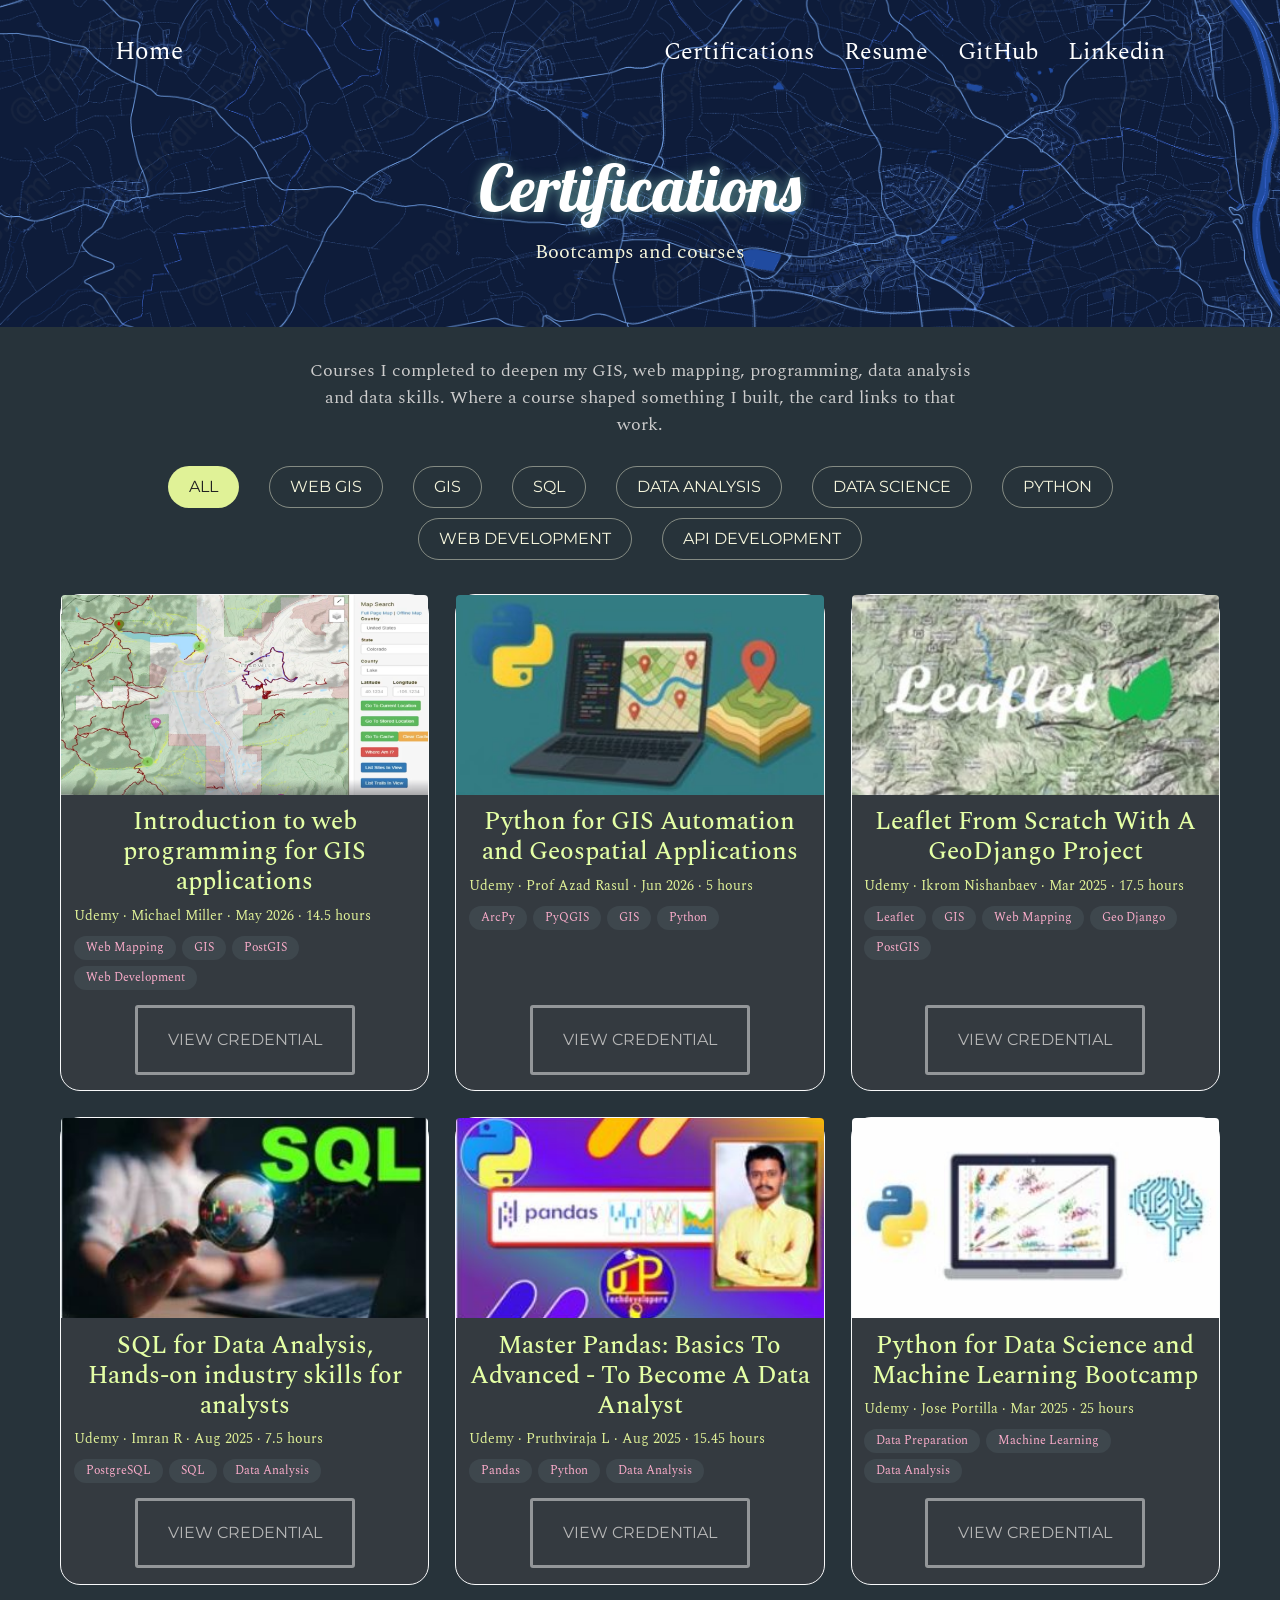
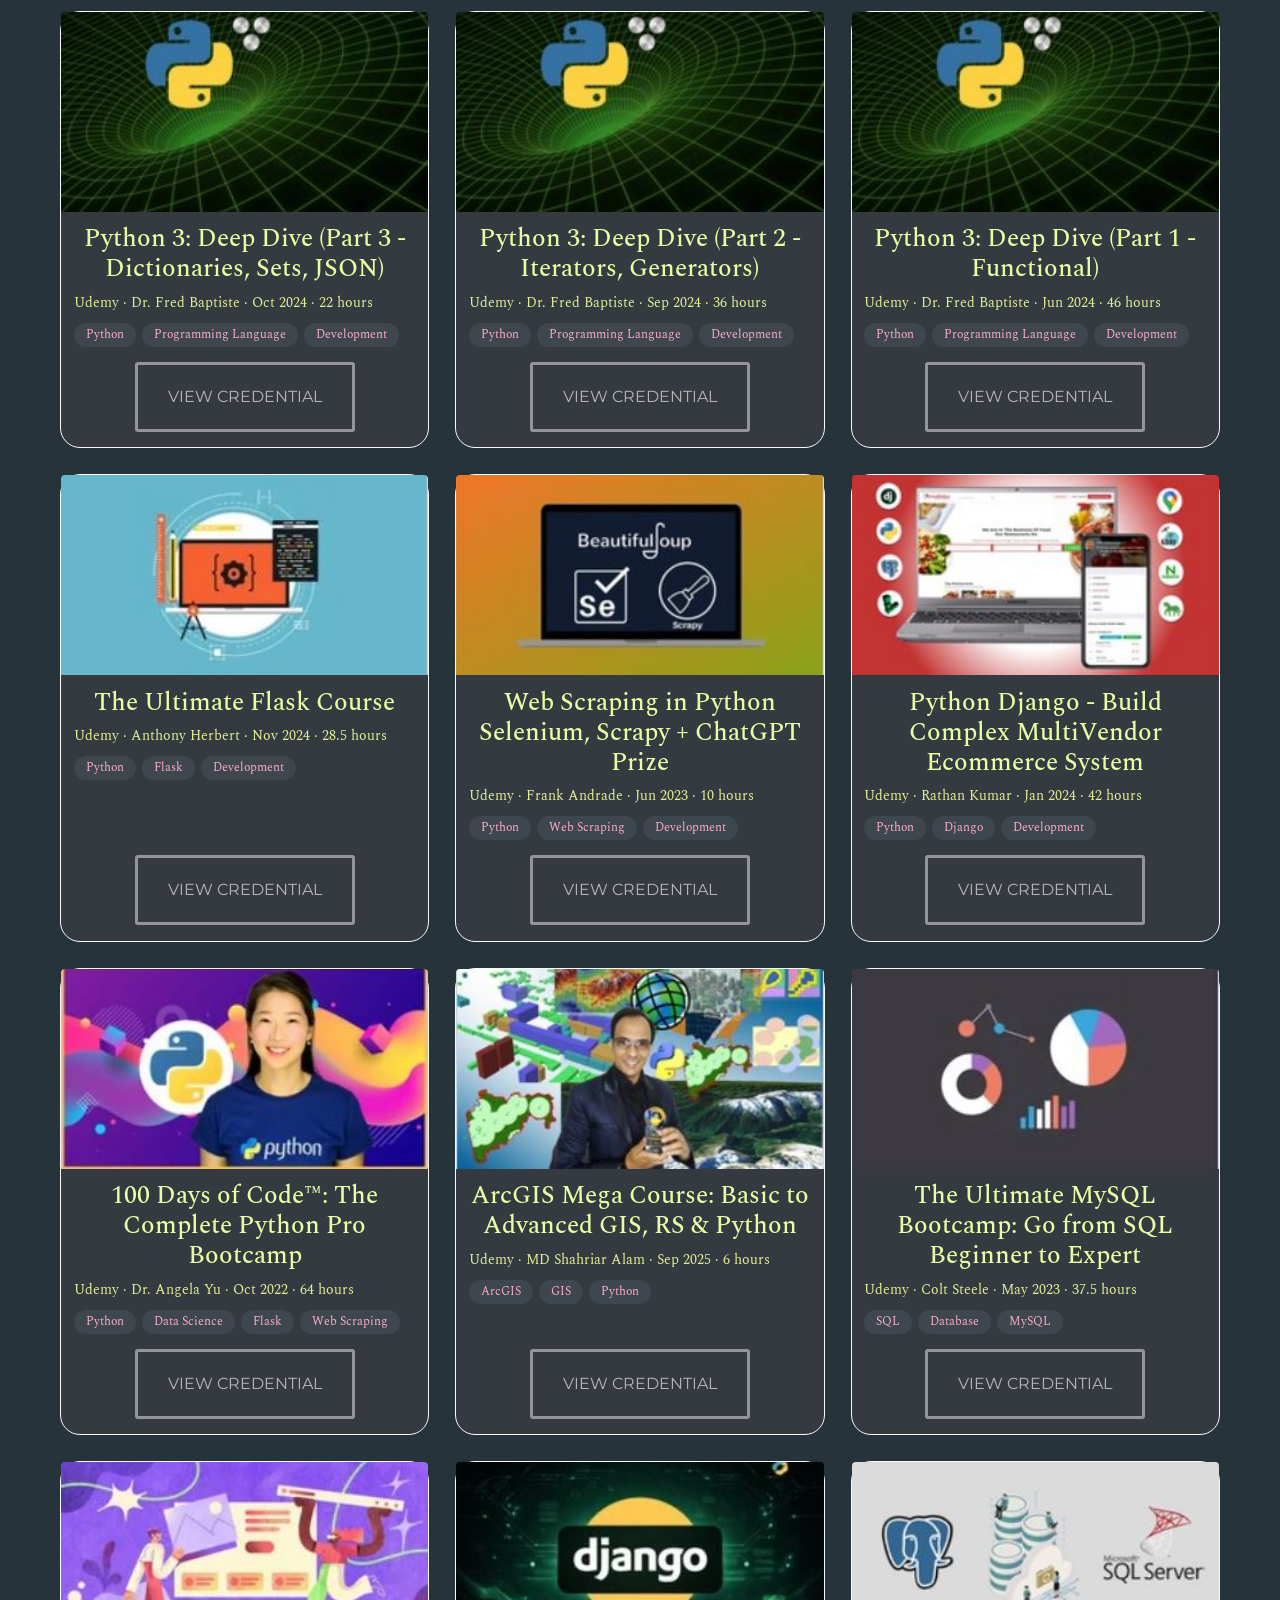
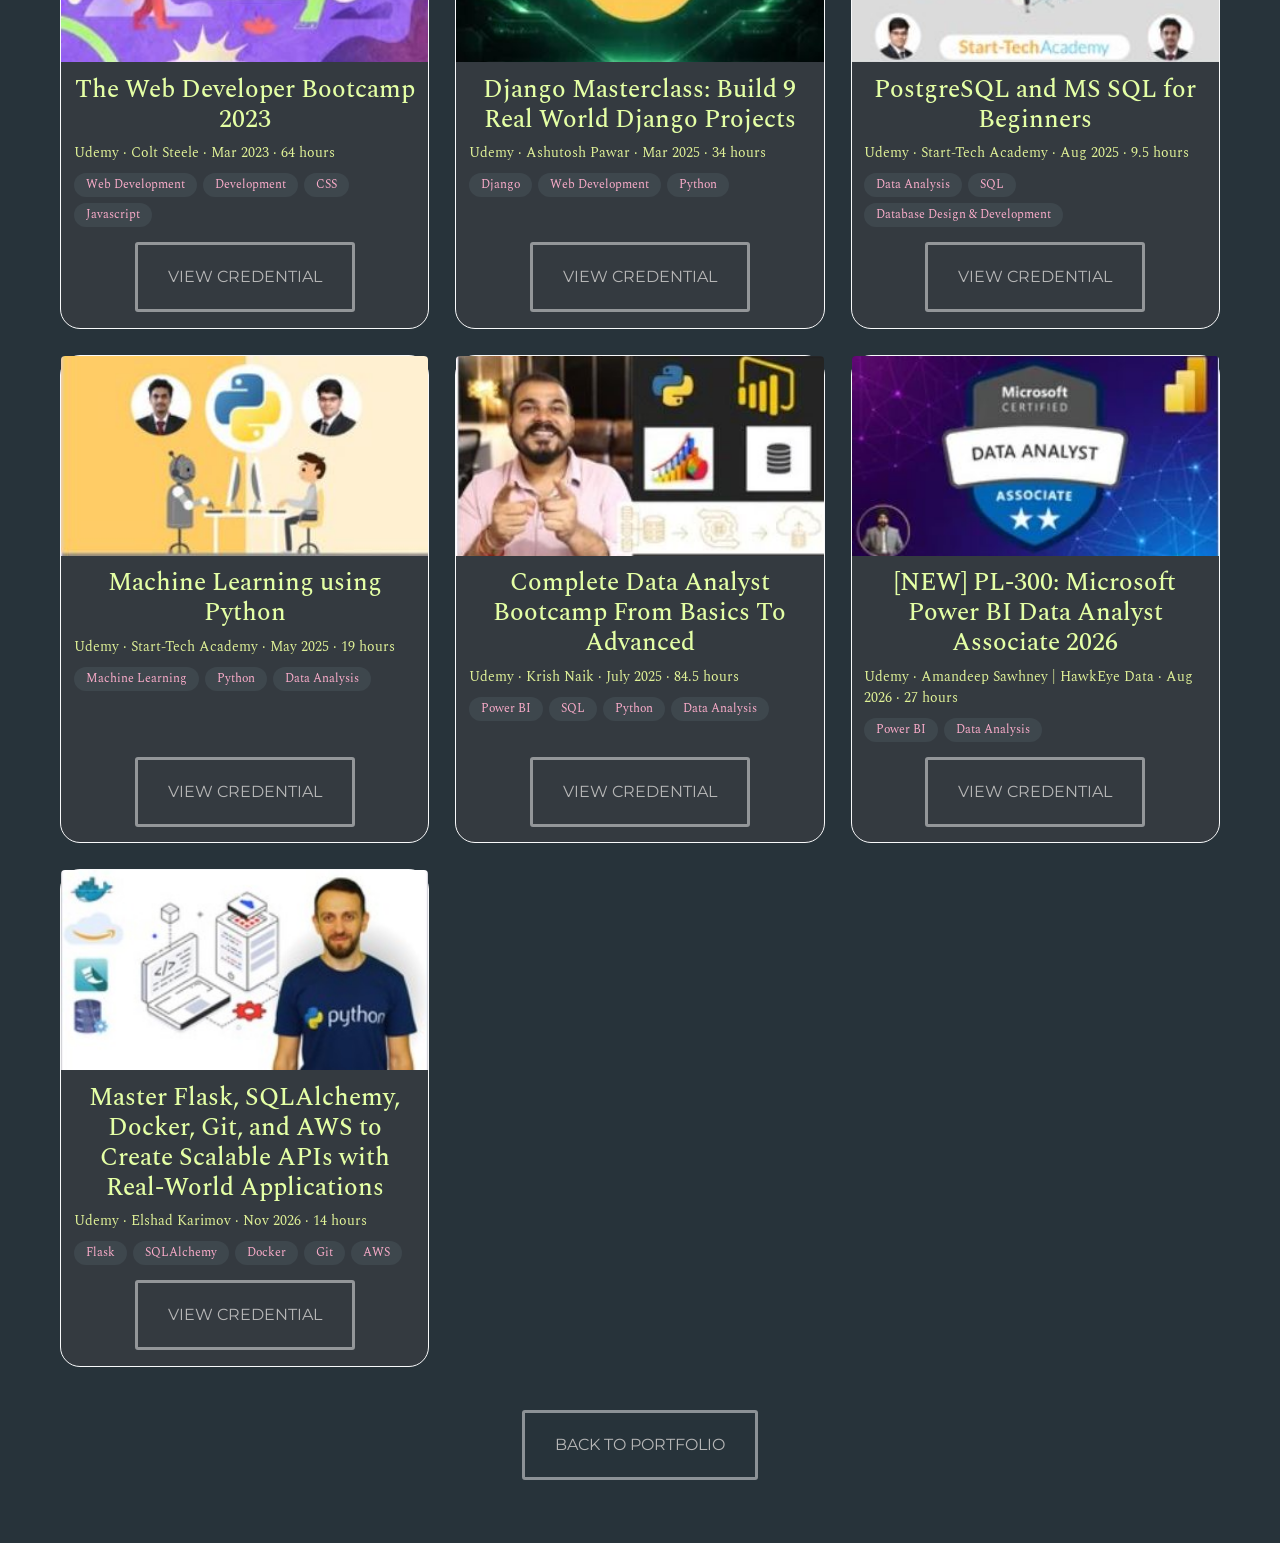
<file: certifications.html>
<!DOCTYPE html>
<html lang="en">
<head>
    <meta charset="UTF-8">
    <meta name="viewport" content="width=device-width, initial-scale=1.0">
    <link rel="stylesheet" href="https://cdn.jsdelivr.net/npm/bootstrap@4.0.0/dist/css/bootstrap.min.css" integrity="sha384-Gn5384xqQ1aoWXA+058RXPxPg6fy4IWvTNh0E263XmFcJlSAwiGgFAW/dAiS6JXm" crossorigin="anonymous">
    <!-- same stylesheets as index.html so nav, headings and buttons match -->
    <link rel="stylesheet" href="style.css">
    <link rel="stylesheet" href="learnmorebtn.css">
    <link href="https://fonts.googleapis.com/css2?family=Lobster&display=swap" rel="stylesheet">
    <link href="https://fonts.googleapis.com/css2?family=Spectral:wght@300&display=swap" rel="stylesheet">
    <title>Certifications | Mars Alexis Regidor GIS Portfolio</title>
    <style>
        .cert-wrap { width: 100%; box-sizing: border-box; max-width: 1200px; margin: 0 auto; padding: 0 20px 60px; }
        /* style.css sets max-width: fit-content on html/body, which shrinks this page to its content width */
        html, body { max-width: none; }
        body { background-color: #27333a; }
        .cert-hero { width: 100%; box-sizing: border-box; padding: 150px 20px 60px; margin-bottom: 30px; text-align: center; background: url("images/bg2.png") center / cover no-repeat; }
        .cert-hero h1 { font-family: "Lobster", cursive; font-size: 64px; color: #fff; margin: 0 0 10px; text-shadow: 0 0 12px rgba(160,240,210,.6); }
        .cert-hero p { color: beige; font-size: 20px; margin: 0; }
        .cert-intro { color: #ccc; text-align: center; max-width: 680px; margin: 0 auto 28px; font-family: 'Spectral', serif; font-size: 18px; }
        .cert-filters { display: flex; flex-wrap: wrap; gap: 10px; justify-content: center; margin-bottom: 34px; }
        .cert-filters button { background: transparent; color: beige; border: 1px solid rgba(245,245,220,.45); border-radius: 25px; padding: 8px 20px; cursor: pointer; transition: background .2s, color .2s; }
        .cert-filters button:hover, .cert-filters button:focus-visible { background: rgba(245,245,220,.15); outline: none; }
        .cert-filters button.active { background: rgba(234,252,156,.95); color: #222; border-color: transparent; }
        .cert-grid { display: grid; grid-template-columns: repeat(auto-fill, minmax(300px, 1fr)); gap: 26px; }
        .cert-card { display: flex; flex-direction: column; }
        .cert-card .thumb { height: 200px; background: #2b2f33; display: flex; align-items: center; justify-content: center; color: #888; cursor: zoom-in; overflow: hidden; border-radius: 4px 4px 0 0; }
        .cert-card .thumb img { width: 100%; height: 100%; object-fit: cover; }
        .cert-card .card-body { display: flex; flex-direction: column; flex: 1; }
        .cert-meta { color: rgba(234,252,156,.95); font-size: 14px; margin-bottom: 10px; }
        .chips { display: flex; flex-wrap: wrap; gap: 6px; margin-bottom: 12px; }
        .chip { font-size: 12px; padding: 3px 12px; border-radius: 25px; background: rgba(73,84,90,.5); color: rgba(255,174,205,.98); }
        .applied { font-size: 14px; color: #ccc; margin-bottom: 14px; }
        .applied a { color: beige; text-decoration: underline; }
        .cert-card .learnmore { margin-top: auto; }
        .cert-empty { color: #aaa; text-align: center; display: none; }
        .back { text-align: center; margin-top: 40px; }
        #lightbox { position: fixed; inset: 0; background: rgba(0,0,0,.88); display: none; align-items: center; justify-content: center; z-index: 9999; cursor: zoom-out; padding: 20px; }
        #lightbox.open { display: flex; }
        #lightbox img { max-width: 100%; max-height: 100%; }
    </style>
</head>
<body>
    <nav class="nav">
        <div class="container">
            <div class="logo"><a href="index.html">Home</a></div>
            <div id="mainListDiv" class="main_list">
                <ul class="navlinks">
                    <li><a href="certifications.html">Certifications</a></li>
                    <li><a href="projects/files/mycv2026.pdf">Resume</a></li>
                    <li><a href="https://github.com/bruskomars?tab=repositories">GitHub</a></li>
                    <li><a href="https://www.linkedin.com/in/marsregidor/">Linkedin</a></li>
                </ul>
            </div>
            <span class="navTrigger"><i></i><i></i><i></i></span>
        </div>
    </nav>

    <header class="cert-hero">
        <h1>Certifications</h1>
        <p>Bootcamps and courses</p>
    </header>

    <div class="cert-wrap">
        <p class="cert-intro">Courses I completed to deepen my GIS, web mapping, programming, data analysis and data skills. Where a course shaped something I built, the card links to that work.</p>
        <div class="cert-filters" id="filters" role="group" aria-label="Filter certificates by topic"></div>
        <div class="cert-grid" id="grid"></div>
        <p class="cert-empty" id="empty">No certificates in this topic yet.</p>
        <div class="back"><a href="index.html" class="learnmore"><button class="shrink-border">Back to Portfolio</button></a></div>
    </div>

    <div id="lightbox" role="dialog" aria-label="Certificate preview"><img alt=""></div>

    <script>
    /* ===== EDIT THIS LIST ONLY =====
       title, instructor, date, hours, category (used for the filter buttons),
       skills (chips), url (Udemy certificate link), image (certificate picture in /images/certs/),
       applied (optional: which of your projects used it) */
    const CERTS = [
        {
            title: "Introduction to web programming for GIS applications",
            instructor: "Michael Miller",
            date: "May 2026",
            hours: 14.5,
            category: "Web GIS",
            skills: ["Web Mapping", "GIS", "PostGIS", "Web Development"],
            url: "https://www.udemy.com/certificate/UC-507d686f-d3d8-4f4c-b257-00252dc16cfd/",
            image: "images/certs/webgis.jpg",
            // applied: { label: "Branch Finder demo", url: "demo/branch-finder/" }
        },
        {
            title: "Python for GIS Automation and Geospatial Applications",
            instructor: "Prof Azad Rasul",
            date: "Jun 2026",
            hours: 5,
            category: "GIS",
            skills: ["ArcPy", "PyQGIS", "GIS", "Python"],
            url: "https://www.udemy.com/certificate/UC-96a73591-e081-439f-9488-3cebb657d833/",
            image: "images/certs/gis-auto.jpg",
            // applied: { label: "NCR Layer Search", url: "https://geodjango-leaflet-search.onrender.com/maps/" }
        },
        {
            title: "Leaflet From Scratch With A GeoDjango Project",
            instructor: "Ikrom Nishanbaev",
            date: "Mar 2025",
            hours: 17.5,
            category: "Web GIS",
            skills: ["Leaflet", "GIS", "Web Mapping", "Geo Django", "PostGIS"],
            url: "https://www.udemy.com/certificate/UC-8087f6dd-c7d5-49b4-b5fa-13bb2743bc97/",
            image: "images/certs/leaflet.jpg"
        },
        {
            title: "SQL for Data Analysis, Hands-on industry skills for analysts",
            instructor: "Imran R",
            date: "Aug 2025",
            hours: 7.5,
            category: "SQL",
            skills: ["PostgreSQL", "SQL", "Data Analysis"],
            url: "https://www.udemy.com/certificate/UC-aa8adc18-ba1f-47d6-a612-fc986c18c3d5/",
            image: "images/certs/sql.JPG"
        },
        {
            title: "Master Pandas: Basics To Advanced - To Become A Data Analyst",
            instructor: "Pruthviraja L",
            date: "Aug 2025",
            hours: 15.45,
            category: "Data Analysis",
            skills: ["Pandas", "Python", "Data Analysis"],
            url: "https://www.udemy.com/certificate/UC-e3441a56-a77a-48ae-a292-001fc891f27a/",
            image: "images/certs/data_analysis.JPG"
        },
        {
            title: "Python for Data Science and Machine Learning Bootcamp",
            instructor: "Jose Portilla",
            date: "Mar 2025",
            hours: 25,
            category: "Data Science",
            skills: ["Data Preparation", "Machine Learning", "Data Analysis"],
            url: "https://www.udemy.com/certificate/UC-eb3b9510-1948-4c37-8aa5-5d23a14e51a6/",
            image: "images/certs/ml.JPG"
        },
        {
            title: "Python 3: Deep Dive (Part 3 - Dictionaries, Sets, JSON)",
            instructor: "Dr. Fred Baptiste",
            date: "Oct 2024",
            hours: 22,
            category: "Python",
            skills: ["Python", "Programming Language", "Development"],
            url: "https://www.udemy.com/certificate/UC-a53a97bf-0d79-4d47-a730-268f3d8942e5/",
            image: "images/certs/py.JPG"
        },
        {
            title: "Python 3: Deep Dive (Part 2 - Iterators, Generators)",
            instructor: "Dr. Fred Baptiste",
            date: "Sep 2024",
            hours: 36,
            category: "Python",
            skills: ["Python", "Programming Language", "Development"],
            url: "https://www.udemy.com/certificate/UC-fbcda584-a1fb-4188-8f7a-900228351b48/",
            image: "images/certs/py.JPG"
        },
        {
            title: "Python 3: Deep Dive (Part 1 - Functional)",
            instructor: "Dr. Fred Baptiste",
            date: "Jun 2024",
            hours: 46,
            category: "Python",
            skills: ["Python", "Programming Language", "Development"],
            url: "https://www.udemy.com/certificate/UC-6a8a8843-1336-462e-ae96-b5452ecdd60e/",
            image: "images/certs/py.JPG"
        },
        {
            title: "The Ultimate Flask Course",
            instructor: "Anthony Herbert",
            date: "Nov 2024",
            hours: 28.5,
            category: "Python",
            skills: ["Python", "Flask", "Development"],
            url: "https://www.udemy.com/certificate/UC-103910bb-d4f1-4400-afbb-fd3fc0706205/",
            image: "images/certs/flask.JPG"
        },
        {
            title: "Web Scraping in Python Selenium, Scrapy + ChatGPT Prize",
            instructor: "Frank Andrade",
            date: "Jun 2023",
            hours: 10,
            category: "Python",
            skills: ["Python", "Web Scraping", "Development"],
            url: "https://www.udemy.com/certificate/UC-cf7ce531-74bd-429e-85ce-ebbde5c6c859/",
            image: "images/certs/py2.JPG"
        },
        {
            title: "Python Django - Build Complex MultiVendor Ecommerce System",
            instructor: "Rathan Kumar",
            date: "Jan 2024",
            hours: 42,
            category: "Python",
            skills: ["Python", "Django", "Development"],
            url: "https://www.udemy.com/certificate/UC-71040e84-c107-4856-ab0a-2ce883e8e55d/",
            image: "images/certs/py3.JPG"
        },
        {
            title: "100 Days of Code™: The Complete Python Pro Bootcamp",
            instructor: "Dr. Angela Yu",
            date: "Oct 2022",
            hours: 64,
            category: "Python",
            skills: ["Python", "Data Science", "Flask", "Web Scraping"],
            url: "https://www.udemy.com/certificate/UC-c39bdc1b-cb5d-4329-ba5e-907dfc3c8039/",
            image: "images/certs/py4.JPG"
        },
        {
            title: "ArcGIS Mega Course: Basic to Advanced GIS, RS & Python",
            instructor: "MD Shahriar Alam",
            date: "Sep 2025",
            hours: 6,
            category: "GIS",
            skills: ["ArcGIS", "GIS", "Python"],
            url: "https://www.udemy.com/certificate/UC-4781f6a7-e03f-41de-a3f8-b461f8d3cc03/",
            image: "images/certs/gis.JPG"
        },
        {
            title: "The Ultimate MySQL Bootcamp: Go from SQL Beginner to Expert",
            instructor: "Colt Steele",
            date: "May 2023",
            hours: 37.5,
            category: "SQL",
            skills: ["SQL", "Database", "MySQL"],
            url: "https://www.udemy.com/certificate/UC-70935252-0aab-4130-a827-331322e1b1ca/",
            image: "images/certs/sql2.JPG"
        },
        {
            title: "The Web Developer Bootcamp 2023",
            instructor: "Colt Steele",
            date: "Mar 2023",
            hours: 64,
            category: "Web Development",
            skills: ["Web Development", "Development", "CSS", "Javascript"],
            url: "https://www.udemy.com/certificate/UC-dde3987b-acbe-4272-9a07-cc527bf56723/",
            image: "images/certs/webdev.JPG"
        },
        {
            title: "Django Masterclass: Build 9 Real World Django Projects",
            instructor: "Ashutosh Pawar",
            date: "Mar 2025",
            hours: 34,
            category: "Web Development",
            skills: ["Django", "Web Development", "Python"],
            url: "https://www.udemy.com/certificate/UC-4c40df70-42bd-4c8c-ba0d-144c6e13abb2/",
            image: "images/certs/py5.JPG"
        },
        {
            title: "PostgreSQL and MS SQL for Beginners",
            instructor: "Start-Tech Academy",
            date: "Aug 2025",
            hours: 9.5,
            category: "SQL",
            skills: ["Data Analysis", "SQL", "Database Design & Development"],
            url: "https://www.udemy.com/certificate/UC-9a23c9f6-2d81-408d-a377-2236eb0fee9b/",
            image: "images/certs/sql3.JPG"
        },
        {
            title: "Machine Learning using Python",
            instructor: "Start-Tech Academy",
            date: "May 2025",
            hours: 19,
            category: "Data Science",
            skills: ["Machine Learning", "Python", "Data Analysis"],
            url: "https://www.udemy.com/certificate/UC-65a86d0f-a9df-41e1-9468-b2926d3f3a02/",
            image: "images/certs/ml1.JPG"
        },
        {
            title: "Complete Data Analyst Bootcamp From Basics To Advanced",
            instructor: "Krish Naik",
            date: "July 2025",
            hours: 84.5,
            category: "Data Analysis",
            skills: ["Power BI", "SQL", "Python", "Data Analysis"],
            url: "https://www.udemy.com/certificate/UC-85a642de-7b71-4b2a-8a27-4a6a0943c6ee/",
            image: "images/certs/da1.JPG"
        },
        {
            title: "[NEW] PL-300: Microsoft Power BI Data Analyst Associate 2026",
            instructor: "Amandeep Sawhney | HawkEye Data",
            date: "Aug 2026",
            hours: 27,
            category: "Data Analysis",
            skills: ["Power BI", "Data Analysis"],
            url: "https://www.udemy.com/certificate/UC-2d8ffb6e-8882-4fa8-8444-03bb696d423d/",
            image: "images/certs/da2.JPG"
        },
        {
            title: "Master Flask, SQLAlchemy, Docker, Git, and AWS to Create Scalable APIs with Real-World Applications",
            instructor: "Elshad Karimov",
            date: "Nov 2026",
            hours: 14,
            category: "API Development",
            skills: ["Flask", "SQLAlchemy", "Docker", "Git", "AWS"],
            url: "https://www.udemy.com/certificate/UC-a8932b29-6563-41db-b4f0-1d4c1d800760/",
            image: "images/certs/rest.jpg"
        },
    ];

    const grid = document.getElementById('grid');
    const filters = document.getElementById('filters');
    const empty = document.getElementById('empty');
    const box = document.getElementById('lightbox');
    const esc = s => String(s).replace(/[&<>"]/g, c => ({'&':'&amp;','<':'&lt;','>':'&gt;','"':'&quot;'}[c]));

    function card(c) {
        const applied = c.applied
            ? `<p class="applied">Applied in: <a href="${esc(c.applied.url)}" target="_blank" rel="noopener">${esc(c.applied.label)}</a></p>` : '';
        return `<div class="card border-light text-light bg-dark cert-card" data-cat="${esc(c.category)}">
            <div class="thumb" data-img="${esc(c.image)}" tabindex="0" role="button" aria-label="Enlarge certificate: ${esc(c.title)}">
                <img src="${esc(c.image)}" alt="Certificate: ${esc(c.title)}" loading="lazy" onerror="this.replaceWith(document.createTextNode('Certificate image'))">
            </div>
            <div class="card-body">
                <h5 class="card-title">${esc(c.title)}</h5>
                <p class="cert-meta">Udemy · ${esc(c.instructor)} · ${esc(c.date)} · ${esc(c.hours)} hours</p>
                <div class="chips">${c.skills.map(s => `<span class="chip">${esc(s)}</span>`).join('')}</div>
                ${applied}
                <div class="learnmore"><a href="${esc(c.url)}" target="_blank" rel="noopener"><button class="shrink-border">View Credential</button></a></div>
            </div>
        </div>`;
    }

    grid.innerHTML = CERTS.map(card).join('');
    const cats = ['All', ...new Set(CERTS.map(c => c.category))];
    filters.innerHTML = cats.map((c, i) => `<button type="button" data-cat="${esc(c)}" class="${i ? '' : 'active'}">${esc(c)}</button>`).join('');

    filters.addEventListener('click', e => {
        const b = e.target.closest('button'); if (!b) return;
        filters.querySelectorAll('button').forEach(x => x.classList.toggle('active', x === b));
        let shown = 0;
        grid.querySelectorAll('.cert-card').forEach(el => {
            const on = b.dataset.cat === 'All' || el.dataset.cat === b.dataset.cat;
            el.style.display = on ? '' : 'none'; if (on) shown++;
        });
        empty.style.display = shown ? 'none' : 'block';
    });

    function openBox(src) { box.querySelector('img').src = src; box.classList.add('open'); }
    grid.addEventListener('click', e => { const t = e.target.closest('.thumb'); if (t) openBox(t.dataset.img); });
    grid.addEventListener('keydown', e => { const t = e.target.closest('.thumb'); if (t && e.key === 'Enter') openBox(t.dataset.img); });
    box.addEventListener('click', () => box.classList.remove('open'));
    document.addEventListener('keydown', e => { if (e.key === 'Escape') box.classList.remove('open'); });
    </script>
    <script src="https://ajax.googleapis.com/ajax/libs/jquery/3.1.1/jquery.min.js"></script>
    <script src="main.js"></script>
    <script>
        $(window).scroll(function () { $('.nav').toggleClass('affix', $(document).scrollTop() > 50); });
    </script>
</body>
</html>
</file>
<file: style.css>
@import url('https://fonts.googleapis.com/css?family=Quicksand:400,500,700');

html,
body {
    margin: 0px;
    padding: 0px;
    box-sizing: border-box;
    font-family: 'Spectral', serif;
    font-size: 62.5%;
    font-size: 10px;
    /* width: auto; */
    height: 100%;
    max-width: fit-content;
    min-width:450px;
    width:100vw;
    min-height: 100%;
}
/*-- Inspiration taken from abdo steif -->
/* --> https://codepen.io/abdosteif/pen/bRoyMb?editors=1100*/

.name{
    height: 100vh; 
    background-image: url("images/bg2.png");
    -webkit-background-size: cover;
    -moz-background-size: cover;
    -o-background-size: cover;
    background-size: cover;
    background-repeat: no-repeat;
}
.box{
    text-align: center;
    font-size:clamp(7rem, 10vw, 13rem);
    -webkit-text-stroke: 5px rgba(74, 218, 150, 0.425);
    color:rgb(255, 255, 255);
    /* display: flex;
    justify-content: center; */
    /* border:10px solid black; */
    display: flex;
    justify-content: center;
    align-items: center;
    padding-top:30vh;
    padding-bottom:0px;
    /* margin:100px 100px auto; */
    font-family: 'Lobster', cursive;
    margin:auto;
    animation:fadeInDown;
    animation-duration: 1s; 
}

.box2{
    color:rgba(255, 217, 0, 0.733);
    display: flex;
    justify-content: center;
    align-items: center;
    font-size:clamp(2rem, 8vw, 5rem);
    border: 8px rgba(210, 209, 216, 0.5);
    border-style: groove;
    border-radius:5px;
    width:30%;
    /* width:1000px; */
    margin:auto;
    backdrop-filter: blur(15px);
    animation:fadeIn;
    animation-duration: 2s; 
    /* z-index:9999; */
    top:0;
    transition:1s
    /* transition: color .5s ease-in-out, box-shadow .5s ease-in-out; */
    /* font-family: 'Bruno Ace', cursive; */

}
.box2:hover{
    color:#fff;
    background-color:rgba(159, 160, 255, 0.1);
    /* font-family: 'Noto Serif JP', serif; */
}
/* .name p {
    margin: 0;
    position: absolute;
    top: 50%;
    left: 50%;
    transform: translate(-50%, -50%);
  } */

/* DROPDOWN */

/* Navbar section */
.nav {
    width: 100%;
    height: 65px;
    position: fixed;
    line-height: 65px;
    text-align: center;
    z-index:500;
}

.nav div.logo {
    float: left;
    width: auto;
    height: auto;
    padding-left: 3rem;
}

.nav div.logo a {
    text-decoration: none;
    color: #fff;
    font-size: 2.5rem;
}

.nav div.logo a:hover {
    color: #00E676;
}

.nav div.main_list {
    height: 65px;
    float: right;
}

.nav div.main_list ul {
    width: 100%;
    height: 65px;
    display: flex;
    list-style: none;
    margin: 0px auto;
    padding: 0;
}


.nav div.main_list ul li {
    width: auto;
    height: 65px;
    padding: 0;
    padding-right: 3rem;
}

.nav div.main_list ul li a {
    text-decoration: none;
    color: #fff;
    line-height: 65px;
    font-size: 2.4rem;
}

.nav div.main_list ul li a:hover {
    color: #00E676;
}

/* Home section */
html { 
    background-color:#27333a;
  }
.homee {
    width: 100%;
    height: 100vh;
	background-size:cover;
}

.navTrigger {
    display: none;
}
.nav {
    padding-top: 20px;
    padding-bottom: 20px;
    -webkit-transition: all 0.4s ease;
    transition: all 0.4s ease;

}

/* @media screen and (min-width: 450px) {
    
    ;
    } */
/* Media qurey section */

@media screen and (min-width: 768px) and (max-width: 1024px) {
    .container {
        margin: 0;
        padding:0
    }
}
@media screen and (max-width: 520px) {
  .expdes{
    font-size: 1.5rem;
  }
  .card-text{
    font-size:20px
  }
  .exptitle{
    font-size:12px
  }
  .col{
    display: flexbox
  };
  }
@media screen and (max-width:768px) {
    .navTrigger {
        display: block;
    }
    .nav div.logo {
        margin-left: 15px;
    }
    .nav div.main_list {
        width: 100%;
        height: 0;
        overflow: hidden;
    }
    .nav div.show_list {
        height: auto;
        display: none;
    }
    .nav div.main_list ul {
        flex-direction: column;
        width: 100%;
        height: 100vh;
        right: 0;
        left: 0;
        bottom: 0;
        background-color: #111;
        /*same background color of navbar*/
        background-position: center top;
    }
    .nav div.main_list ul li {
        width: 100%;
        text-align: right;
    }
    .nav div.main_list ul li a {
        text-align: center;
        width: 100%;
        font-size: 3rem;
        padding: 20px;
    }
    .nav div.media_button {
        display: block;
    }
    
}


/* Animation */
/* Inspiration taken from Dicson https://codemyui.com/simple-hamburger-menu-x-mark-animation/ */

.navTrigger {
    cursor: pointer;
    width: 30px;
    height: 25px;
    margin: auto;
    position: absolute;
    right: 30px;
    top: 0;
    bottom: 0;
}

.navTrigger i {
    background-color: #fff;
    border-radius: 2px;
    content: '';
    display: block;
    width: 100%;
    height: 4px;
}

.navTrigger i:nth-child(1) {
    -webkit-animation: outT 0.8s backwards;
    animation: outT 0.8s backwards;
    -webkit-animation-direction: reverse;
    animation-direction: reverse;
}

.navTrigger i:nth-child(2) {
    margin: 5px 0;
    -webkit-animation: outM 0.8s backwards;
    animation: outM 0.8s backwards;
    -webkit-animation-direction: reverse;
    animation-direction: reverse;
}

.navTrigger i:nth-child(3) {
    -webkit-animation: outBtm 0.8s backwards;
    animation: outBtm 0.8s backwards;
    -webkit-animation-direction: reverse;
    animation-direction: reverse;
}

.navTrigger.active i:nth-child(1) {
    -webkit-animation: inT 0.8s forwards;
    animation: inT 0.8s forwards;
}

.navTrigger.active i:nth-child(2) {
    -webkit-animation: inM 0.8s forwards;
    animation: inM 0.8s forwards;
}

.navTrigger.active i:nth-child(3) {
    -webkit-animation: inBtm 0.8s forwards;
    animation: inBtm 0.8s forwards;
}

@-webkit-keyframes inM {
    50% {
        -webkit-transform: rotate(0deg);
    }
    100% {
        -webkit-transform: rotate(45deg);
    }
}

@keyframes inM {
    50% {
        transform: rotate(0deg);
    }
    100% {
        transform: rotate(45deg);
    }
}

@-webkit-keyframes outM {
    50% {
        -webkit-transform: rotate(0deg);
    }
    100% {
        -webkit-transform: rotate(45deg);
    }
}

@keyframes outM {
    50% {
        transform: rotate(0deg);
    }
    100% {
        transform: rotate(45deg);
    }
}

@-webkit-keyframes inT {
    0% {
        -webkit-transform: translateY(0px) rotate(0deg);
    }
    50% {
        -webkit-transform: translateY(9px) rotate(0deg);
    }
    100% {
        -webkit-transform: translateY(9px) rotate(135deg);
    }
}

@keyframes inT {
    0% {
        transform: translateY(0px) rotate(0deg);
    }
    50% {
        transform: translateY(9px) rotate(0deg);
    }
    100% {
        transform: translateY(9px) rotate(135deg);
    }
}

@-webkit-keyframes outT {
    0% {
        -webkit-transform: translateY(0px) rotate(0deg);
    }
    50% {
        -webkit-transform: translateY(9px) rotate(0deg);
    }
    100% {
        -webkit-transform: translateY(9px) rotate(135deg);
    }
}

@keyframes outT {
    0% {
        transform: translateY(0px) rotate(0deg);
    }
    50% {
        transform: translateY(9px) rotate(0deg);
    }
    100% {
        transform: translateY(9px) rotate(135deg);
    }
}

@-webkit-keyframes inBtm {
    0% {
        -webkit-transform: translateY(0px) rotate(0deg);
    }
    50% {
        -webkit-transform: translateY(-9px) rotate(0deg);
    }
    100% {
        -webkit-transform: translateY(-9px) rotate(135deg);
    }
}

@keyframes inBtm {
    0% {
        transform: translateY(0px) rotate(0deg);
    }
    50% {
        transform: translateY(-9px) rotate(0deg);
    }
    100% {
        transform: translateY(-9px) rotate(135deg);
    }
}

@-webkit-keyframes outBtm {
    0% {
        -webkit-transform: translateY(0px) rotate(0deg);
    }
    50% {
        -webkit-transform: translateY(-9px) rotate(0deg);
    }
    100% {
        -webkit-transform: translateY(-9px) rotate(135deg);
    }
}

@keyframes outBtm {
    0% {
        transform: translateY(0px) rotate(0deg);
    }
    50% {
        transform: translateY(-9px) rotate(0deg);
    }
    100% {
        transform: translateY(-9px) rotate(135deg);
    }
}

.affix {
    padding: 0;
    background-color: #111;
    background-image: linear-gradient(to right, rgb(0, 0, 0), rgb(20, 20, 20),rgb(37, 37, 37));
}

.myH2 {
	text-align:center;
	font-size: 4rem;
}
.myP {
	text-align: center;
    color:#ffffff;
    font-weight: bold;
	/* padding-left:15%;
	padding-right:15%;
    padding-top:5%; */
    width:100%;
    margin-top:2%;
	font-size:clamp(3rem, 15vw, 7rem);
    font-family: 'Lobster', cursive;
    font-weight:lighter;
    animation:fadeIn;
    animation-duration: 1s; 
    /* background-color:#fff */
}

.myP2{
    margin-top:40px;
}
.myP3{
    margin-top:0px;
    margin-bottom: 60px;
}
.myP4{
    margin-top:20px;
    margin-bottom: 60px;
}
@media all and (max-width:700px){
	.myP {
		padding:2%;
	}
}

.photoback{
    /* background-image:url(photoback.png); */
    background-position:center;
    margin-top:50px
}

/* photo */
.photo{
    height:300px;
    border-radius: 50%;
    display: flex;
    text-align: center;
    align-items: center;
    justify-content: center;
    margin:0px auto;
    transition:.5s;
    animation:fadeIn;
    animation-duration: 1s; 
    /* transition: color .5s ease-in-out, box-shadow .5s ease-in-out; */
    /* font-family: 'Bruno Ace', cursive; */

}

.photo:hover{
    transform: scale(1.05);
}



.aboutMe{
    font-size:clamp(1rem, 5vw, 2rem);
    color:rgb(194, 200, 211);
    text-align:center;
    display: flex;
    text-align: center;
    align-items: center;
    justify-content: center;
    width:70%;
    margin:auto;
    margin-top:50px;
    padding:10px;
    animation:fadeIn;
    animation-duration: 1s; 
    background-color:rgba(73, 84, 90, 0.13) ;
    border-radius: 25px;
}


/* SKILLS */
/* *{
    margin:0;
    padding:0;
    box-sizing:border-box;
}
.skillpart{
    height:50vh;
    display:flex;
    text-align: center;
    align-items: center;
    justify-content: center;

}
.skill{
    height: 160px;
    width: 160px;
    position:relative;
}
.outer{
    height:160px;
    width:160px;
    padding:20px; */
    /* border:1px solid black; */
    /* box-shadow:6px 6px 10px -1px rgba(0,0,0,0.15),
    -6px -6px 10px -1px rgba(255,255,255,0.2);
    border-radius: 50%;

}

.inner{
    height:120px;
    width:120px; */
    /* border:1px solid black; */
    /* box-shadow:
    inset 4px 4px 6px -1px rgba(0,0,0,0.2),
    inset -4px -4px 6px -1px rgba(255,255,255,0.4),
    -0.5px -0.5px 0px rgba(255, 255, 255, 0.13),
    0.5px 0.5px 0px rgba(0,0,0,0.15),
    0px 12px 10px -10px rgba(0,0,0,0.05);
    border-radius: 50%;
    display: flex;
    text-align: center;
    align-items: center;
    justify-content: center; */
/* } */

/* #skillname{
    font-size:20px;
    font-weight:600;
    color:rgb(255, 255, 255);
    font-family: 'Noto Serif JP', serif;
}
circle{
 fill:none;
 stroke:rgb(226, 49, 49);
 stroke-width:20px;
 stroke-dasharray:450;
 stroke-dashoffset: 450;
 animation:anim 2s linear forwards

}

@keyframes anim{
    100%{
        stroke-dashoffset: 0;
    }
}
svg{
    position:absolute;
    top:0;
    left:0
} */

.arrows {
	width: 60px;
	height: 72px;
	position: absolute;
	left: 50%;
	margin-left: -30px;
	bottom: 20px;
}

.arrows path {
	stroke: #2994D1;
	fill: transparent;
	stroke-width: 1px;	
	animation: arrow 2s infinite;
	-webkit-animation: arrow 2s infinite; 
}

@keyframes arrow
{
0% {opacity:0}
40% {opacity:1}
80% {opacity:0}
100% {opacity:0}
}

@-webkit-keyframes arrow /*Safari and Chrome*/
{
0% {opacity:0}
40% {opacity:1}
80% {opacity:0}
100% {opacity:0}
}

.arrows path.a1 {
	animation-delay:-1s;
	-webkit-animation-delay:-1s; /* Safari 和 Chrome */
}

.arrows path.a2 {
	animation-delay:-0.5s;
	-webkit-animation-delay:-0.5s; /* Safari 和 Chrome */
}

.arrows path.a3 {	
	animation-delay:0s;
	-webkit-animation-delay:0s; /* Safari 和 Chrome */
}
/* education */
.schoolname{
    font-size:clamp(1.5rem, 5vw, 3rem);
}
.eduexp{
    width:100%
}
/* WORKING EXP */
.exp{
    display: flex;
    text-align: left; 
    align-items: center;
    justify-content: center;
}
.company_logo{
    width:30%;
    border-radius:15px;
    -webkit-background-size: cover;
    -moz-background-size: cover;
    -o-background-size: cover;
    background-size: cover;
    background-repeat: no-repeat;
    background-color: #fff;
    transition:1s;
    margin-bottom:10px
    /* transition: color .5s ease-in-out, box-shadow .5s ease-in-out; */
    /* font-family: 'Bruno Ace', cursive; */

}
.company_logo:hover{
    transform:rotate(8deg)
    /* font-family: 'Noto Serif JP', serif; */
}

.expname{
    font-size:100px
}
.expbox{
    width:55vh;
    text-align: center;
    font-size:clamp(1rem, 5vw, 3rem);
    color:rgb(206, 186, 238);
    margin:20px 20px;
    /* font-weight: bold; */
    border-radius: 15px;
}

.expdes{
    font-size:clamp(1rem, 3vw, 2rem);
    color:rgb(194, 200, 211);
    background-color:rgba(73, 84, 90, 0.274) ;
    border-radius: 25px;
    padding:10px 20px;
    width:70vh;
}
.exptitle{
    font-size:clamp(2rem, 7vw, 4rem);
    color:#f8cce4;
    font-weight:bold;
    width:500px
}

.title3{
    font-size:clamp(1rem, 7vw, 3rem);
}
.expskill{
    color:rgba(240, 245, 212, 0.76);
    font-size:clamp(1rem, 5vw, 2rem);
}
.expnote{
    font-size:clamp(1rem, 5vw, 2rem);
    color:#84ffc4
}

/* projects */
.projectgrid{
    margin:50px;
    margin-left:15%;
    margin-right:15%
}
.row{
    border-radius: 50%;
}
.col{
    margin:20px 0px;
    transition:0.5s;
    height:auto;
    min-width:200px
}
.col:hover{
    transform: scale(1.03);
    /* font-family: 'Noto Serif JP', serif; */
}
.card-title{
    font-size:clamp(1rem, 5vw, 2.5rem);
    color:#e4ffa5;
    text-align: center;
}
.card-text{
    font-size:clamp(0.5rem, 3vw, 2rem);
    margin-top:20px
}
.card.h-100{
    border-radius: 20px;
}


.card-img-top{
    border-top-left-radius: 20px;
    border-top-right-radius: 20px;
    object-fit: cover;
    height:300px auto;
}
.card{
    border-radius: 20px;
}

.jumbotron{
    padding-top:20%;
    background-color:rgba(240, 248, 255, 0)
}



/* Popup container */
.popup {
    position: relative;
    display: inline-block;
    cursor: pointer;
  }
  
  /* The actual popup (appears on top) */
  .popup .popuptext {
    visibility: hidden;
    width: 160px;
    background-color: #555;
    color: #fff;
    text-align: center;
    border-radius: 6px;
    padding: 8px 0;
    position: absolute;
    z-index: 1;
    bottom: 125%;
    left: 50%;
    margin-left: -80px;
  }
  
  /* Popup arrow */
  .popup .popuptext::after {
    content: "";
    position: absolute;
    top: 100%;
    left: 50%;
    margin-left: -5px;
    border-width: 5px;
    border-style: solid;
    border-color: #555 transparent transparent transparent;
  }
  
  /* Toggle this class when clicking on the popup container (hide and show the popup) */
  .popup .show {
    visibility: visible;
    -webkit-animation: fadeIn 1s;
    animation: fadeIn 1s
  }
  
  /* Add animation (fade in the popup) */
  @-webkit-keyframes fadeIn {
    from {opacity: 0;}
    to {opacity: 1;}
  }
  
  @keyframes fadeIn {
    from {opacity: 0;}
    to {opacity:1 ;}
  }


  /* Style the header: fixed position (always stay at the top) */
.header {
    position: fixed;
    top: 0;
    z-index: 1000;
    width: 100%;
    background-color: #f1f1f1;
  }
  
  /* The progress container (grey background) */
  .progress-container {
    width: 100%;
    height: 3px;
    background: #000000;
  }
  
  /* The progress bar (scroll indicator) */
  .progress-bar {
    height: 3px;
    background-image: linear-gradient(to right, rgb(188, 193, 255), rgba(65, 17, 238, 0.486), rgba(206, 236, 35, 0.486));
    width: 0%;
  }
/* thank */
.heart{
    -webkit-animation: pulse 1s;
    animation: pulse 1s
}
.thank{
    width:100%;
    background-color: #3d3d3d70;
}

/* LIVE DEMO */
.badge-live {
  background: #22c55e;
  color: white;
  font-size: 0.6rem;
  padding: 2px 8px;
  border-radius: 12px;
  vertical-align: middle;
  margin-left: 8px;
}
</file>
<file: skill.css>
@import url(https://fonts.googleapis.com/css?family=PT+Sans);
*,
*:before,
*:after {
  margin: 0;
  padding: 0;
  -webkit-box-sizing: border-box;
  box-sizing: border-box;
}

/* html, body {
  background: #1a1a1a;
  width: 100%;
  height: 100%;
  font-family: "PT Sans", sans-serif;
  
} */

/* NEW SKILLS */

.skill_col_1{
  margin:0px;
  /* margin-top:150px; */
  /* display: flex;
  align-items: center;
  justify-content: right; */
  height:400px;
  width:30%;
  flex-wrap: wrap;
  display:flex;
  justify-content: center;
}
.skill_col_2{
  margin:0px;
  /* display: flex;
  align-items: center;
  justify-content: left; */
  height:400px;
  width:30%;
  flex-wrap: wrap;
  display:flex;
  justify-content: center;

}

.skill_col_3{
  margin:0px;
  /* display: flex;
  align-items: center;
  justify-content: left; */
  height:400px;
  width:30%;
  flex-wrap: wrap;
  display:flex;
  justify-content: center;

}
.coll{
  width:100%;
  text-align: center;
  font-size:clamp(1rem, 5vw, 3rem);
  color:rgb(206, 186, 238);
  margin:20px 0px;
  font-weight: bold;
  /* background-color:rgba(73, 84, 90, 0.274); */
  border-radius: 15px;
  
}
.skill_col{
  display: flex;
  align-items: center;
  flex-wrap: wrap;
  justify-content: space-evenly;
  margin-bottom:150px;

}


.skills-bar-container {
  position: relative;
  width: 500px;
  /* min-width: 300px; */
  /* top: 50%;
  left: 50%;
  -webkit-transform: translate(-50%, -50%);
  transform: translate(-50%, -50%); */
  list-style: none;
  font-size:clamp(0.5rem, 1.5rem, 3rem);
  background-color:rgba(73, 84, 90, 0.274);
  border-radius: 20px;
  padding:10px 20px;
  font-family: 'Courier New', Courier, monospace;
  /* margin:0px 100px; */
  /* border:5px solid red; */
}
.skills-bar-container li {
  position: relative;
  width: 100%;
  padding: 5px;
  margin-bottom: 10px;
}
.skills-bar-container li .progressbar-title {
  color: #fff;
}
.skills-bar-container li .progressbar-title h3 {
  display: inline-block;
}
.skills-bar-container li .progressbar-title .percent {
  position: absolute;
  right: 5px;
  bottom:35%;
  font-size:clamp(0.5rem, 5vw, 1.7rem);
  font-family: "PT Sans", sans-serif;
}
@media screen and (max-width: 1024px) {
  .percent {
      display: none !important;
  }
}
@media screen and (max-width: 450px) {
  .bar-container {
    display: none !important;
}
.skill_col{
  font-size:15px;
  
}
.skills-bar-container{
  background-color: #1198ff00;
  text-align: center
}
.expnote{
  background-color:#1198ff00
}
.change{
  background-color: #6a9ec5
}
;

}


@media screen and (max-width: 450px) {
  .skill_col {
    margin-bottom:0px
}
.expdes{
  font-size: 1.5rem;
}
.card-text{
  font-size:1.5rem
};

}

@media screen and (max-width: 450px) {
  .coll{
    font-size:15px;
    margin:0px 0px;
    height:30px
};
}
@media screen and (max-width: 450px) {
  .skills-bar-container{
    font-size:12px
};
}



.skills-bar-container li .bar-container {
  background: #555;
  position: relative;
  width: 100%;
  height: 5px;
  margin-top: 5px;
  display: block;
  -webkit-border-radius: 5px;
  -moz-border-radius: 5px;
  -ms-border-radius: 5px;
  border-radius: 5px;
}
.skills-bar-container li .bar-container .progressbar {
  position: absolute;
  width: 0%;
  height: 100%;
  -webkit-border-radius: 5px;
  -moz-border-radius: 5px;
  -ms-border-radius: 5px;
  border-radius: 5px;
  -webkit-animation-duration: 2s;
  animation-duration: 2s;
  -webkit-animation-timing-function: ease-out;
  animation-timing-function: ease-out;
  -webkit-animation-fill-mode: both;
  animation-fill-mode: both;
}
.skills-bar-container li .bar-container #progress-arcgis {
  -webkit-animation-name: progress-arcgis;
  animation-name: progress-arcgis;
  -webkit-animation-delay: 0.7s;
  animation-delay: 0.7s;
}
.skills-bar-container li .bar-container #progress-qgis {
  -webkit-animation-name: progress-qgis;
  animation-name: progress-qgis;
  -webkit-animation-delay: 1.4s;
  animation-delay: 1.4s;
}
.skills-bar-container li .bar-container #progress-R {
  -webkit-animation-name: progress-R;
  animation-name: progress-R;
  -webkit-animation-delay: 2.1s;
  animation-delay: 2.1s;
}
.skills-bar-container li .bar-container #progress-python {
  -webkit-animation-name: progress-python;
  animation-name: progress-python;
  -webkit-animation-delay: 2.8s;
  animation-delay: 2.8s;
}
.skills-bar-container li .bar-container #progress-SQL {
  -webkit-animation-name: progress-SQL;
  animation-name: progress-SQL;
  -webkit-animation-delay: 3.5s;
  animation-delay: 3.5s;
}

.skills-bar-container li .bar-container #progress-html {
  -webkit-animation-name: progress-html;
  animation-name: progress-html;
  -webkit-animation-delay: 0.7s;
  animation-delay: 0.7s;
}

.skills-bar-container li .bar-container #progress-javascript {
  -webkit-animation-name: progress-javascript;
  animation-name: progress-javascript;
  -webkit-animation-delay: 1.4s;
  animation-delay: 1.4s;
}
.skills-bar-container li .bar-container #progress-openlayers {
  -webkit-animation-name: progress-openlayers;
  animation-name: progress-openlayers;
  -webkit-animation-delay: 2.1s;
  animation-delay: 2.1s;
}
.skills-bar-container li .bar-container #progress-leaflet {
  -webkit-animation-name: progress-leaflet;
  animation-name: progress-leaflet;
  -webkit-animation-delay: 2.8s;
  animation-delay: 2.8s;
}

.skills-bar-container li .bar-container #progress-mapbox {
  -webkit-animation-name: progress-mapbox;
  animation-name: progress-mapbox;
  -webkit-animation-delay: 3.5s;
  animation-delay: 3.5s;
}

.skills-bar-container li .bar-container #progress-geoserver {
  -webkit-animation-name: progress-geoserver;
  animation-name: progress-geoserver;
  -webkit-animation-delay: 4.2s;
  animation-delay: 4.2s;
}

.skills-bar-container li .bar-container #progress-postgis {
  -webkit-animation-name: progress-postgis;
  animation-name: progress-postgis;
  -webkit-animation-delay: 4.9s;
  animation-delay:  4.9s;
}
.skills-bar-container li .bar-container #progress-creativity {
  -webkit-animation-name: progress-creativity;
  animation-name: progress-creativity;
  -webkit-animation-delay: 0.7s;
  animation-delay: 0.7s;
}
.skills-bar-container li .bar-container #progress-motivation {
  -webkit-animation-name: progress-motivation;
  animation-name: progress-motivation;
  -webkit-animation-delay: 1.4s;
  animation-delay: 1.4s;
}
.skills-bar-container li .bar-container #progress-vector {
  -webkit-animation-name: progress-vector;
  animation-name: progress-vector;
  -webkit-animation-delay: 2.1s;
  animation-delay: 2.1s;
}
.skills-bar-container li .bar-container #progress-dataset {
  -webkit-animation-name: progress-dataset;
  animation-name: progress-dataset;
  -webkit-animation-delay: 2.8s;
  animation-delay: 2.8s;
}
.skills-bar-container li .bar-container #progress-detail {
  -webkit-animation-name: progress-detail;
  animation-name: progress-detail;
  -webkit-animation-delay: 3.5s;
  animation-delay: 3.5s;
}
.skills-bar-container li .bar-container #progress-problem {
  -webkit-animation-name: progress-problem;
  animation-name: progress-problem;
  -webkit-animation-delay: 4.2s;
  animation-delay: 4.2s;
}

.progressred {
  background-color: #c0392b;
}

.progressblue {
  background-color: #1199ff;
}

.progresspurple {
  background-color: #9b59b6;
}

.progressorange {
  background-color: #ffa500;
}

.progressgreen {
  background-color: #27ae60;
}
.progresspink{
  background-color: pink;
}
.progressorangered{
  background-color: orangered;
}
@-webkit-keyframes progress-arcgis {
  0% {
    width: 0%;
  }
  100% {
    width: 100%;
  }
}
@-webkit-keyframes progress-qgis {
  0% {
    width: 0%;
  }
  100% {
    width: 90%;
  }
}
@-webkit-keyframes progress-R {
  0% {
    width: 0%;
  }
  100% {
    width: 90%;
  }
}
@-webkit-keyframes progress-python {
  0% {
    width: 0%;
  }
  100% {
    width: 80%;
  }
}
@-webkit-keyframes progress-SQL {
  0% {
    width: 0%;
  }
  100% {
    width: 85%;
  }
}
@-webkit-keyframes progress-html {
  0% {
    width: 0%;
  }
  100% {
    width: 95%;
  }
}
@-webkit-keyframes progress-javascript {
  0% {
    width: 0%;
  }
  100% {
    width: 90%;
  }
}
@-webkit-keyframes progress-openlayers {
  0% {
    width: 0%;
  }
  100% {
    width: 90%;
  }
}
@-webkit-keyframes progress-leaflet {
  0% {
    width: 0%;
  }
  100% {
    width: 90%;
  }
}
@-webkit-keyframes progress-geoserver {
  0% {
    width: 0%;
  }
  100% {
    width: 90%;
  }
}

@-webkit-keyframes progress-postgis {
  0% {
    width: 0%;
  }
  100% {
    width: 90%;
  }
}

@-webkit-keyframes progress-mapbox {
  0% {
    width: 0%;
  }
  100% {
    width: 91%;
  }
}
@-webkit-keyframes progress-creativity {
  0% {
    width: 0%;
  }
  100% {
    width: 100%;
  }
}
@-webkit-keyframes progress-motivation {
  0% {
    width: 0%;
  }
  100% {
    width: 100%;
  }
}

@-webkit-keyframes progress-vector {
  0% {
    width: 0%;
  }
  100% {
    width: 100%;
  }
}

@-webkit-keyframes progress-dataset {
  0% {
    width: 0%;
  }
  100% {
    width: 100%;
  }
}
@-webkit-keyframes progress-detail {
  0% {
    width: 0%;
  }
  100% {
    width: 100%;
  }
}
@-webkit-keyframes progress-problem {
  0% {
    width: 0%;
  }
  100% {
    width: 100%;
  }
}
@-moz-keyframes progress-arcgis {
  0% {
    width: 0%;
  }
  100% {
    width: 100%;
  }
}
@-moz-keyframes progress-qgis {
  0% {
    width: 0%;
  }
  100% {
    width: 90%;
  }
}
@-moz-keyframes progress-R {
  0% {
    width: 0%;
  }
  100% {
    width: 90%;
  }
}
@-moz-keyframes progress-python {
  0% {
    width: 0%;
  }
  100% {
    width: 80%;
  }
}
@-moz-keyframes progress-SQL {
  0% {
    width: 0%;
  }
  100% {
    width: 85%;
  }
}

@-moz-keyframes progress-html {
  0% {
    width: 0%;
  }
  100% {
    width: 95%;
  }
}

@-moz-keyframes progress-javascript {
  0% {
    width: 0%;
  }
  100% {
    width: 90%;
  }
}
@-moz-keyframes progress-openlayers {
  0% {
    width: 0%;
  }
  100% {
    width: 90%;
  }
}

@-moz-keyframes progress-leaflet {
  0% {
    width: 0%;
  }
  100% {
    width: 90%;
  }
}
@-moz-keyframes progress-geoserver {
  0% {
    width: 0%;
  }
  100% {
    width: 90%;
  }
}
@-moz-keyframes progress-postgis {
  0% {
    width: 0%;
  }
  100% {
    width: 90%;
  }
}
@-moz-keyframes progress-mapbox {
  0% {
    width: 0%;
  }
  100% {
    width: 91%;
  }
}
@-moz-keyframes progress-creativity {
  0% {
    width: 0%;
  }
  100% {
    width: 100%;
  }
}
@-moz-keyframes progress-motivation {
  0% {
    width: 0%;
  }
  100% {
    width: 100%;
  }
}

@-moz-keyframes progress-vector {
  0% {
    width: 0%;
  }
  100% {
    width: 100%;
  }
}

@-moz-keyframes progress-dataset {
  0% {
    width: 0%;
  }
  100% {
    width: 100%;
  }
}
@-moz-keyframes progress-detail {
  0% {
    width: 0%;
  }
  100% {
    width: 100%;
  }
}
@-moz-keyframes progress-problem {
  0% {
    width: 0%;
  }
  100% {
    width: 100%;
  }
}
@keyframes progress-arcgis {
  0% {
    width: 0%;
  }
  100% {
    width: 100%;
  }
}

@keyframes progress-qgis {
  0% {
    width: 0%;
  }
  100% {
    width: 100%;
  }
}
@keyframes progress-R {
  0% {
    width: 0%;
  }
  100% {
    width: 90%;
  }
}
@keyframes progress-python {
  0% {
    width: 0%;
  }
  100% {
    width: 80%;
  }
}
@keyframes progress-SQL {
  0% {
    width: 0%;
  }
  100% {
    width: 80%;
  }

 
}
@keyframes progress-html {
  0% {
    width: 0%;
  }
  100% {
    width: 80%;
  }

 
}

@keyframes progress-javascript {
  0% {
    width: 0%;
  }
  100% {
    width: 85%;
  }

 
}
@keyframes progress-openlayers {
  0% {
    width: 0%;
  }
  100% {
    width: 92%;
  }

 
}

@keyframes progress-leaflet {
  0% {
    width: 0%;
  }
  100% {
    width: 80%;
  }

 
}

@keyframes progress-mapbox {
  0% {
    width: 0%;
  }
  100% {
    width: 91%;
  }
}

@keyframes progress-geoserver {
  0% {
    width: 0%;
  }
  100% {
    width: 75%;
  }
}

@keyframes progress-postgis {
  0% {
    width: 0%;
  }
  100% {
    width: 90%;
  }
}
@keyframes progress-creativity {
  0% {
    width: 0%;
  }
  100% {
    width: 100%;
  }
}
@keyframes progress-motivation {
  0% {
    width: 0%;
  }
  100% {
    width: 100%;
  }
}

@keyframes progress-vector {
  0% {
    width: 0%;
  }
  100% {
    width: 90%;
  }
}
@keyframes progress-dataset {
  0% {
    width: 0%;
  }
  100% {
    width: 100%;
  }
}
@keyframes progress-detail {
  0% {
    width: 0%;
  }
  100% {
    width: 100%;
  }
}
@keyframes progress-problem {
  0% {
    width: 0%;
  }
  100% {
    width: 100%;
  }
}
/*# sourceMappingURL=skill.css.map */
</file>
<file: learnmorebtn.css>
@import url(https://fonts.googleapis.com/css?family=Montserrat);
*, *::after, *::before {
  box-sizing: border-box;
}

body {
  background-color: rgb(50, 50, 60);
}

.containerr {
  display: flex;
  flex-direction: column;
  justify-content: center;
  /* height: 100vh; */
  /* width: 100vw; */
  text-align: center;
}

.learnmore{
  display: flex;
  flex-direction: column;
  justify-content: center;
  align-items: center;
}
button {
  font-family: "Montserrat", sans-serif;
  text-transform: uppercase;
}

button {
  position: relative;
  border: none;
  font-size: 1.6rem;
  transition: color 0.5s, transform 0.2s, background-color 0.2s;
  outline: none;
  border-radius: 3px;
  margin: 0 10px;
  padding: 23px 33px;
  border: 3px solid transparent;
  
}
button:active {
  transform: translateY(3px);
}
button::after, button::before {
  border-radius: 3px;
  
}

.shrink-border {
  background-color: transparent;
  color: #b6b6b6;
  align-items: center;
}
.shrink-border:hover {
  background-color: transparent;
  box-shadow: none;
  color: #e6e6e6;
}
.shrink-border::before {
  content: "";
  position: absolute;
  top: 0;
  left: 0;
  width: 100%;
  height: 100%;
  border: 3px solid #ffffff77;
  transition: opacity 0.3s, border 0.3s;
}
.shrink-border:hover::before {
  opacity: 0;
}
.shrink-border::after {
  content: "";
  position: absolute;
  top: 0;
  left: 0;
  width: 100%;
  height: 100%;
  background-color: transparent;
  border: 3px solid #849bff;
  opacity: 0;
  z-index: 3;
  transform: scaleX(1.1) scaleY(1.3);
  transition: transform 0.3s, opacity 0.3s;
}
.shrink-border:hover::after {
  opacity: 1;
  transform: scaleX(1) scaleY(1);
}

.material-bubble {
  background-color: transparent;
  color: #1b1b20;
  border: none;
  overflow: hidden;
  box-shadow: none;
}
.material-bubble:hover {
  color: #e6e6e6;
}
.material-bubble::before {
  content: "";
  position: absolute;
  top: 0;
  left: 0;
  width: 100%;
  height: 100%;
  border: 3px solid #1b1b20;
  transition: opacity 0.3s, border 0.3s;
}
.material-bubble:hover::before {
  opacity: 0;
}
.material-bubble::after {
  content: "";
  position: absolute;
  top: 0;
  left: 0;
  width: 200px;
  height: 200px;
  background-color: #494958;
  border-color: transparent;
  border-radius: 50%;
  transform: translate(-10px, -70px) scale(0.1);
  opacity: 0;
  z-index: -1;
  transition: transform 0.3s, opacity 0.3s, background-color 0.3s;
}
.material-bubble:hover::after {
  opacity: 1;
  transform-origin: 100px 100px;
  transform: scale(1) translate(-10px, -70px);
}/*# sourceMappingURL=learnmorebtn.css.map */
</file>
